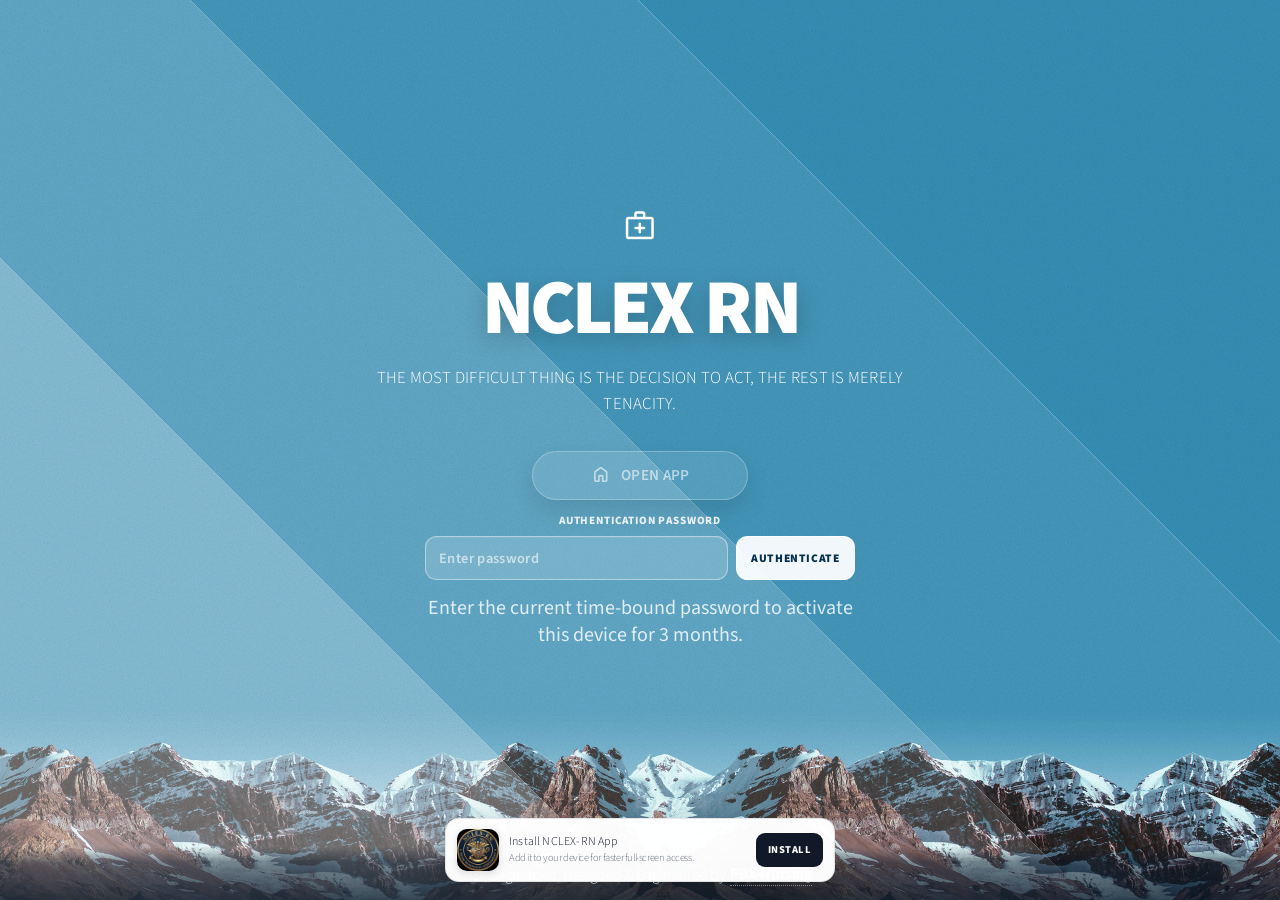
<file: index.html>
<!DOCTYPE HTML>
<!-- Customized NCLEX RN software by Jagmohan Singh. -->
<html lang="en">
  <head>
    <title>NCLEX RN</title>
    <meta charset="utf-8" />
    <meta name="viewport" content="width=device-width, initial-scale=1, viewport-fit=cover" />
    <meta name="description" content="NCLEX RN learning software launch page" />
    <meta name="theme-color" content="#0067A9" />
    <link rel="manifest" href="manifest.webmanifest" />
    <link rel="icon" type="image/png" sizes="32x32" href="assets/icons/favicon-32.png" />
    <link rel="apple-touch-icon" sizes="180x180" href="assets/icons/apple-touch-icon.png" />
    <meta name="mobile-web-app-capable" content="yes" />
    <meta name="apple-mobile-web-app-capable" content="yes" />
    <meta name="apple-mobile-web-app-status-bar-style" content="black-translucent" />
    <meta name="apple-mobile-web-app-title" content="NCLEX-RN" />
    <link rel="preconnect" href="https://fonts.googleapis.com" />
    <link rel="preconnect" href="https://fonts.gstatic.com" crossorigin />
    <link rel="stylesheet" href="https://fonts.googleapis.com/css2?family=Material+Symbols+Rounded:opsz,wght,FILL,GRAD@24,400,1,0" />
    <link rel="stylesheet" href="assets/css/main.css" />
    <script src="assets/auth.js"></script>
    <script src="assets/haptics.js" defer></script>
    <script src="assets/pwa.js" defer></script>
    <noscript><link rel="stylesheet" href="assets/css/noscript.css" /></noscript>
  </head>
  <body class="is-preload">
    <div id="wrapper">
      <div id="bg"></div>
      <div id="overlay"></div>
      <div id="main">
        <header id="header" aria-label="NCLEX RN launch screen">
          <div class="app-badge" aria-hidden="true">
            <span class="material-symbols-rounded">medical_services</span>
          </div>
          <h1>NCLEX RN</h1>
          <p class="tagline">THE MOST DIFFICULT THING IS THE DECISION TO ACT, THE REST IS MERELY TENACITY.</p>
          <nav aria-label="Main software navigation">
            <ul>
              <li class="center-action">
                <a href="main.html" id="launchButton" class="launch-button" aria-label="Open NCLEX RN main page" title="Open NCLEX RN main page">
                  <span class="material-symbols-rounded" aria-hidden="true">home</span>
                  <span class="button-text">OPEN APP</span>
                </a>
              </li>
            </ul>
          </nav>

          <section class="device-auth-panel" id="deviceAuthPanel" aria-label="Device authentication">
            <form id="deviceAuthForm" class="device-auth-form" autocomplete="off">
              <label for="deviceAuthPassword">AUTHENTICATION PASSWORD</label>
              <div class="device-auth-entry">
                <input id="deviceAuthPassword" name="password" type="password" inputmode="text" autocomplete="off" autocapitalize="none" spellcheck="false" placeholder="Enter password" aria-describedby="deviceAuthStatus" />
                <button type="submit" id="deviceAuthSubmit">AUTHENTICATE</button>
              </div>
            </form>
            <p class="device-auth-status" id="deviceAuthStatus" role="status" aria-live="polite"></p>
            <div class="device-auth-active" id="deviceAuthActive" hidden>
              <span class="material-symbols-rounded" aria-hidden="true">verified_user</span>
              <div>
                <strong>Device Authenticated</strong>
                <span id="deviceAuthRemaining">Remaining: --</span>
                <small id="deviceAuthExpiry"></small>
              </div>
            </div>
          </section>

        </header>

        <aside class="pwa-install-toast" id="pwaInstallToast" aria-label="Install NCLEX-RN app" aria-live="polite" hidden>
          <img class="pwa-install-toast-icon" src="assets/icons/icon-192.png" alt="" aria-hidden="true" />
          <div class="pwa-install-toast-copy">
            <strong>Install NCLEX-RN App</strong>
            <span>Add it to your device for faster full-screen access.</span>
          </div>
          <button class="pwa-install-toast-button" id="pwaInstallButton" type="button">INSTALL</button>
        </aside>

        <div class="pwa-install-help" id="pwaInstallHelp" role="dialog" aria-modal="true" aria-labelledby="pwaInstallHelpTitle" aria-hidden="true" hidden>
          <div class="pwa-install-help-backdrop" data-install-help-backdrop></div>
          <section class="pwa-install-help-card">
            <button class="pwa-install-help-close" type="button" data-install-help-close aria-label="Close installation instructions">×</button>
            <h2 id="pwaInstallHelpTitle">Install NCLEX-RN</h2>
            <p data-install-help-body></p>
          </section>
        </div>
        <footer id="footer">
          <span class="copyright">
            <span class="material-symbols-rounded footer-icon" aria-hidden="true">verified</span>
            Digitalized, Designed &amp; Engineered by
            <a href="https://pbxnursing.com" target="_blank" rel="noopener noreferrer">PBX-Nursing</a>
          </span>
        </footer>
      </div>
    </div>
    <script>
      (function () {
        const launchButton = document.getElementById('launchButton');
        const authPanel = document.getElementById('deviceAuthPanel');
        const authForm = document.getElementById('deviceAuthForm');
        const passwordInput = document.getElementById('deviceAuthPassword');
        const submitButton = document.getElementById('deviceAuthSubmit');
        const statusText = document.getElementById('deviceAuthStatus');
        const activeBox = document.getElementById('deviceAuthActive');
        const remainingText = document.getElementById('deviceAuthRemaining');
        const expiryText = document.getElementById('deviceAuthExpiry');
        let countdownTimer = null;

        function setLocked(locked) {
          launchButton.classList.toggle('auth-locked', locked);
          launchButton.setAttribute('aria-disabled', locked ? 'true' : 'false');
        }

        function showLogin(message, isError) {
          authForm.hidden = false;
          activeBox.hidden = true;
          authPanel.classList.remove('is-authenticated');
          setLocked(true);
          statusText.textContent = message || 'Enter the current time-bound password to activate this device for 3 months.';
          statusText.classList.toggle('is-error', Boolean(isError));
          if (countdownTimer) {
            clearInterval(countdownTimer);
            countdownTimer = null;
          }
        }

        function updateActiveState() {
          const current = window.PBXAuth.status();
          if (!current.valid) {
            const msg = current.reason === 'expired'
              ? 'Authentication expired. Enter a new password to reactivate this device.'
              : current.reason === 'clock'
                ? 'Authentication could not be verified because the device clock moved backward.'
                : 'Enter the current time-bound password to activate this device for 3 months.';
            showLogin(msg, current.reason === 'expired' || current.reason === 'clock');
            return;
          }

          authForm.hidden = true;
          activeBox.hidden = false;
          authPanel.classList.add('is-authenticated');
          statusText.textContent = '';
          statusText.classList.remove('is-error');
          setLocked(false);
          remainingText.textContent = 'Remaining: ' + window.PBXAuth.formatRemaining(current.remainingMs);
          expiryText.textContent = 'Valid until ' + window.PBXAuth.formatIST(current.state.expiresAt);
        }

        function startCountdown() {
          if (countdownTimer) clearInterval(countdownTimer);
          updateActiveState();
          countdownTimer = setInterval(updateActiveState, 1000);
        }

        launchButton.addEventListener('click', function (event) {
          if (!window.PBXAuth.status().valid) {
            event.preventDefault();
            showLogin('Authenticate this device before opening the app.', true);
            passwordInput.focus();
          }
        });

        authForm.addEventListener('submit', function (event) {
          event.preventDefault();
          submitButton.disabled = true;
          const result = window.PBXAuth.authenticate(passwordInput.value);
          passwordInput.value = '';
          submitButton.disabled = false;

          if (!result.ok) {
            if (window.PBXHaptics) window.PBXHaptics.error();
            const message = result.reason === 'storage'
              ? 'Authentication cannot be saved because local browser storage is unavailable.'
              : 'Invalid or expired password. Use the password for the current IST time.';
            showLogin(message, true);
            passwordInput.focus();
            return;
          }

          if (window.PBXHaptics) window.PBXHaptics.confirm();
          startCountdown();
        });

        window.addEventListener('storage', startCountdown);
        window.addEventListener('pageshow', startCountdown);
        window.addEventListener('focus', updateActiveState);
        window.addEventListener('load', () => document.body.classList.remove('is-preload'));
        window.onorientationchange = () => { document.body.scrollTop = 0; };

        startCountdown();
      })();
    </script>
  </body>
</html>
</file>
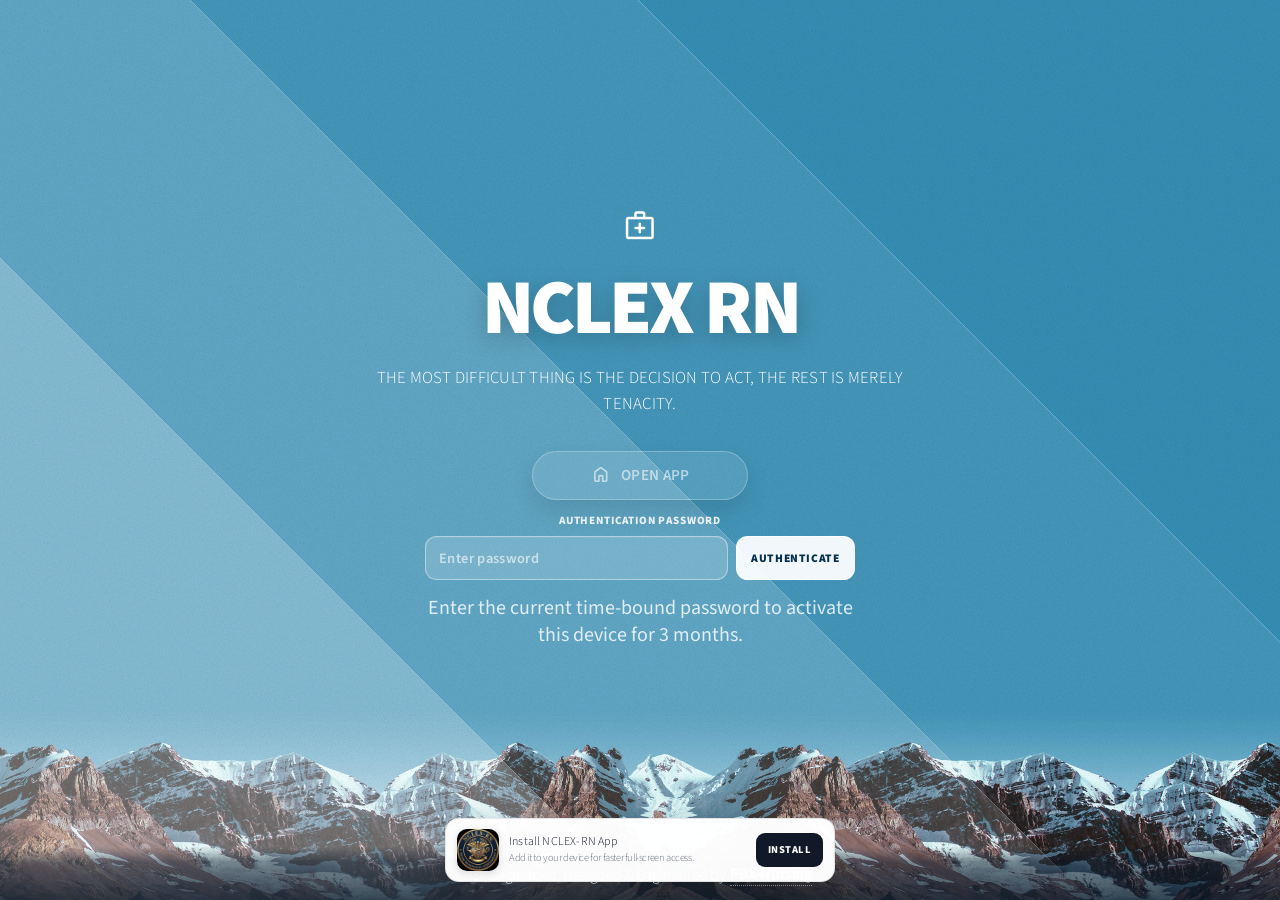
<file: main.html>
<!doctype html>
<html lang="en">
<head>
  <meta charset="utf-8" />
  <meta name="viewport" content="width=device-width, initial-scale=1, viewport-fit=cover" />
  <meta name="theme-color" content="#d9ecfb" />
    <link rel="manifest" href="manifest.webmanifest" />
    <link rel="icon" type="image/png" sizes="32x32" href="assets/icons/favicon-32.png" />
    <link rel="apple-touch-icon" sizes="180x180" href="assets/icons/apple-touch-icon.png" />
    <meta name="mobile-web-app-capable" content="yes" />
    <meta name="apple-mobile-web-app-capable" content="yes" />
    <meta name="apple-mobile-web-app-status-bar-style" content="black-translucent" />
    <meta name="apple-mobile-web-app-title" content="NCLEX-RN" />
  <title>NCLEX RN — Question Selection</title>
  <link rel="preconnect" href="https://fonts.googleapis.com" />
  <link rel="preconnect" href="https://fonts.gstatic.com" crossorigin />
  <link href="https://fonts.googleapis.com/css2?family=Material+Symbols+Outlined:opsz,wght,FILL,GRAD@20..48,300..700,0..1,-50..200" rel="stylesheet" />
  <link rel="stylesheet" href="assets/menu.css" />
  <script src="assets/auth.js"></script>
    <script src="assets/haptics.js" defer></script>
    <script src="assets/pwa.js" defer></script>
  <script>window.PBXAuth && window.PBXAuth.requireValidAccess();</script>
</head>
<body>
  <main class="selector-shell">
    <header class="selector-header">
      <div class="selector-title-row">
        <h1>FINAL ASSESSMENT TESTS</h1>
        <button class="purpose-info-btn" id="purposeInfoBtn" type="button" aria-label="About the purpose and vision of this software" aria-haspopup="dialog" aria-controls="purposeVisionModal" title="Purpose &amp; Vision">i</button>
      </div>
      <button class="reset-switch" id="clearProgressBtn" type="button" aria-label="Reset all saved progress" title="Reset all progress">Reset</button>
    </header>

    <section class="overview-panel" aria-label="Overall question statistics">
      <h2 class="overview-title">OVERALL PERFORMANCE</h2>

      <div class="overview-group overview-usage-group">
        <div class="overview-stat-list overview-usage-list">
          <div class="overview-row overview-row-plain"><span>TOTAL QUESTIONS</span><b>:</b><strong id="totalQuestions">0</strong></div>
          <div class="overview-row"><span>USED QUESTIONS</span><b>:</b><strong id="usedQuestions">0</strong><em class="stat-pill pill-blue" id="usedPercent">0%</em></div>
          <div class="overview-row"><span>UNUSED QUESTIONS</span><b>:</b><strong id="unusedQuestions">0</strong><em class="stat-pill pill-grey" id="unusedPercent">0%</em></div>
        </div>

        <div class="meter meter-large usage-meter" id="usageRing" style="--used-angle:0deg">
          <div class="meter-core"><strong id="usagePercent">0%</strong><span>USAGE</span></div>
        </div>
      </div>

      <div class="overview-group overview-result-group">
        <div class="overview-stat-list overview-result-list">
          <div class="overview-row"><span>TOTAL CORRECT</span><b>:</b><strong id="totalCorrect">0</strong><em class="stat-pill pill-green" id="correctPercent">0%</em></div>
          <div class="overview-row"><span>TOTAL INCORRECT</span><b>:</b><strong id="totalIncorrect">0</strong><em class="stat-pill pill-red" id="incorrectPercent">0%</em></div>
          <div class="overview-row"><span>PARTIALLY INCORR.</span><b>:</b><strong id="totalPartial">0</strong><em class="stat-pill pill-yellow" id="partialPercent">0%</em></div>
        </div>

        <div class="meter meter-large result-meter" id="resultRing" style="--correct-end:0deg;--incorrect-end:0deg;--partial-end:0deg">
          <div class="meter-core"><strong id="resultPercent">0%</strong><span>CORRECT</span></div>
        </div>
      </div>
    </section>

    <div class="notice hidden" id="notice" role="status"></div>
    <section class="test-grid" id="testGrid" aria-label="Available tests"></section>

    <footer class="pbx-footer selector-footer">
      <span class="pbx-footer-line">
        <span class="material-symbols-outlined pbx-footer-icon" aria-hidden="true">verified</span>
        Digitalized, Designed &amp; Engineered by
        <a href="https://pbxnursing.com" target="_blank" rel="noopener noreferrer">PBX-Nursing</a>
      </span>
    </footer>
  </main>

  <div class="purpose-modal" id="purposeVisionModal" role="dialog" aria-modal="true" aria-labelledby="purposeVisionTitle" aria-hidden="true">
    <div class="purpose-modal-backdrop" data-purpose-close></div>
    <section class="purpose-modal-card" role="document" tabindex="-1">
      <header class="purpose-modal-header">
        <h2 id="purposeVisionTitle">Purpose and Vision of Developing the Software</h2>
        <button class="purpose-modal-close" id="purposeModalClose" type="button" aria-label="Close purpose and vision popup">
          <span class="material-symbols-outlined" aria-hidden="true">close</span>
        </button>
      </header>

      <div class="purpose-modal-body">
    <p>The idea for this software came from my own experience as a student at the academy. I saw an opportunity to <strong>strengthen the academy’s existing teaching system</strong> through technology.</p>

    <p>The platform provides <strong>instant results</strong>, <strong>detailed rationales</strong>, an <strong>exam-like interface</strong>, <strong>saved progress</strong>, <strong>performance tracking</strong>, and <strong>identification of weak areas</strong>.</p>

    <p>It is designed to <strong>support and enhance the academy’s teaching</strong>, helping students understand mistakes immediately and practise more efficiently.</p>

    <p>I sincerely thank <strong>Sukhwinder Sir</strong> for his guidance, support, and for enhancing my capabilities. The knowledge, confidence, and direction I received from him made this idea possible.</p>

    <p>With their guidance and support, I believe this platform can become a <strong>valuable resource for the academy and students</strong>.</p>

    <div style=\"text-align:right; margin-top:12px;\"><strong>— Anonymous</strong></div>
      </div>
    </section>
  </div>

  <script src="assets/menu.js"></script>
</body>
</html>
</file>
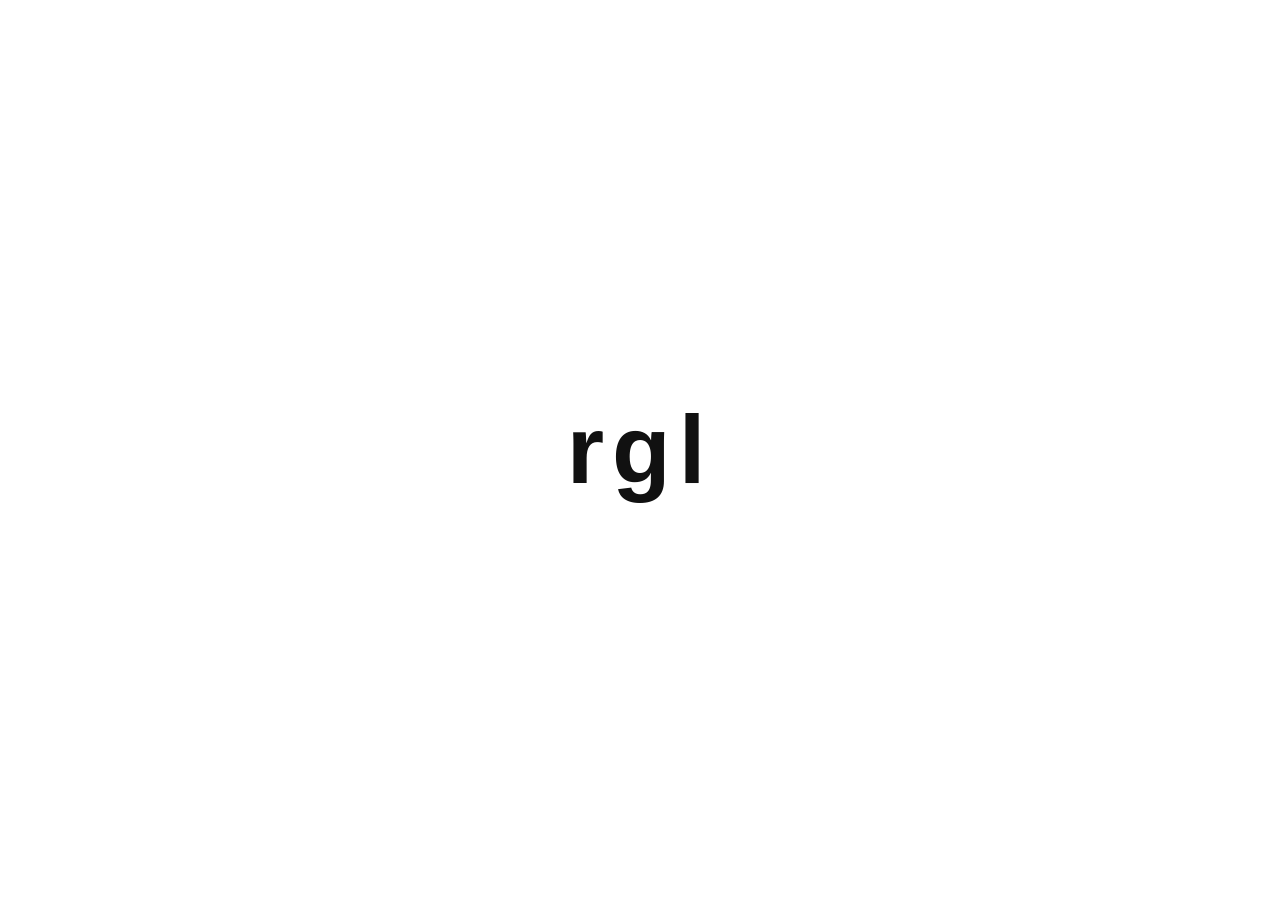
<file: pdnejoh.html>
<!DOCTYPE html>
<html lang="en">
<head>
  <meta charset="UTF-8" />
  <meta name="viewport" content="width=device-width, initial-scale=1.0" />
  <title>IST Password</title>
  <style>
    * { box-sizing: border-box; }

    html, body {
      margin: 0;
      width: 100%;
      height: 100%;
    }

    body {
      display: flex;
      align-items: center;
      justify-content: center;
      background: #ffffff;
      font-family: Arial, Helvetica, sans-serif;
    }

    #password {
      font-size: clamp(42px, 12vw, 96px);
      font-weight: 800;
      letter-spacing: 8px;
      color: #111111;
      text-align: center;
    }
  </style>
</head>
<body>

<div id="password">---</div>

<script>
const hourKey = {
  "00":"u","01":"d","02":"a","03":"i","04":"h","05":"v",
  "06":"e","07":"y","08":"r","09":"c","10":"n","11":"x",
  "12":"o","13":"b","14":"s","15":"l","16":"w","17":"p",
  "18":"k","19":"f","20":"g","21":"t","22":"z","23":"j"
};

const minuteKey = {
  "00":"rr","01":"xf","02":"ky","03":"ag","04":"gh","05":"qq",
  "06":"nk","07":"gd","08":"im","09":"ng","10":"ea","11":"dq",
  "12":"oz","13":"dv","14":"od","15":"no","16":"xu","17":"kk",
  "18":"bs","19":"sc","20":"vd","21":"ex","22":"ox","23":"dc",
  "24":"vt","25":"lo","26":"yt","27":"yj","28":"og","29":"wt",
  "30":"ho","31":"ct","32":"bu","33":"iz","34":"lk","35":"dd",
  "36":"je","37":"dz","38":"rw","39":"za","40":"oj","41":"gk",
  "42":"op","43":"nz","44":"ig","45":"kn","46":"zn","47":"cv",
  "48":"xz","49":"gt","50":"va","51":"jq","52":"gl","53":"sf",
  "54":"oy","55":"kq","56":"zf","57":"vy","58":"iq","59":"mu"
};

function getISTTime() {
  const parts = new Intl.DateTimeFormat("en-GB", {
    timeZone: "Asia/Kolkata",
    hour12: false,
    hour: "2-digit",
    minute: "2-digit"
  }).formatToParts(new Date());

  const get = type => parts.find(p => p.type === type)?.value || "";
  return { hour: get("hour"), minute: get("minute") };
}

function updatePassword() {
  const { hour, minute } = getISTTime();
  document.getElementById("password").textContent =
    hourKey[hour] + minuteKey[minute];
}

updatePassword();
setInterval(updatePassword, 1000);
</script>

</body>
</html>
</file>
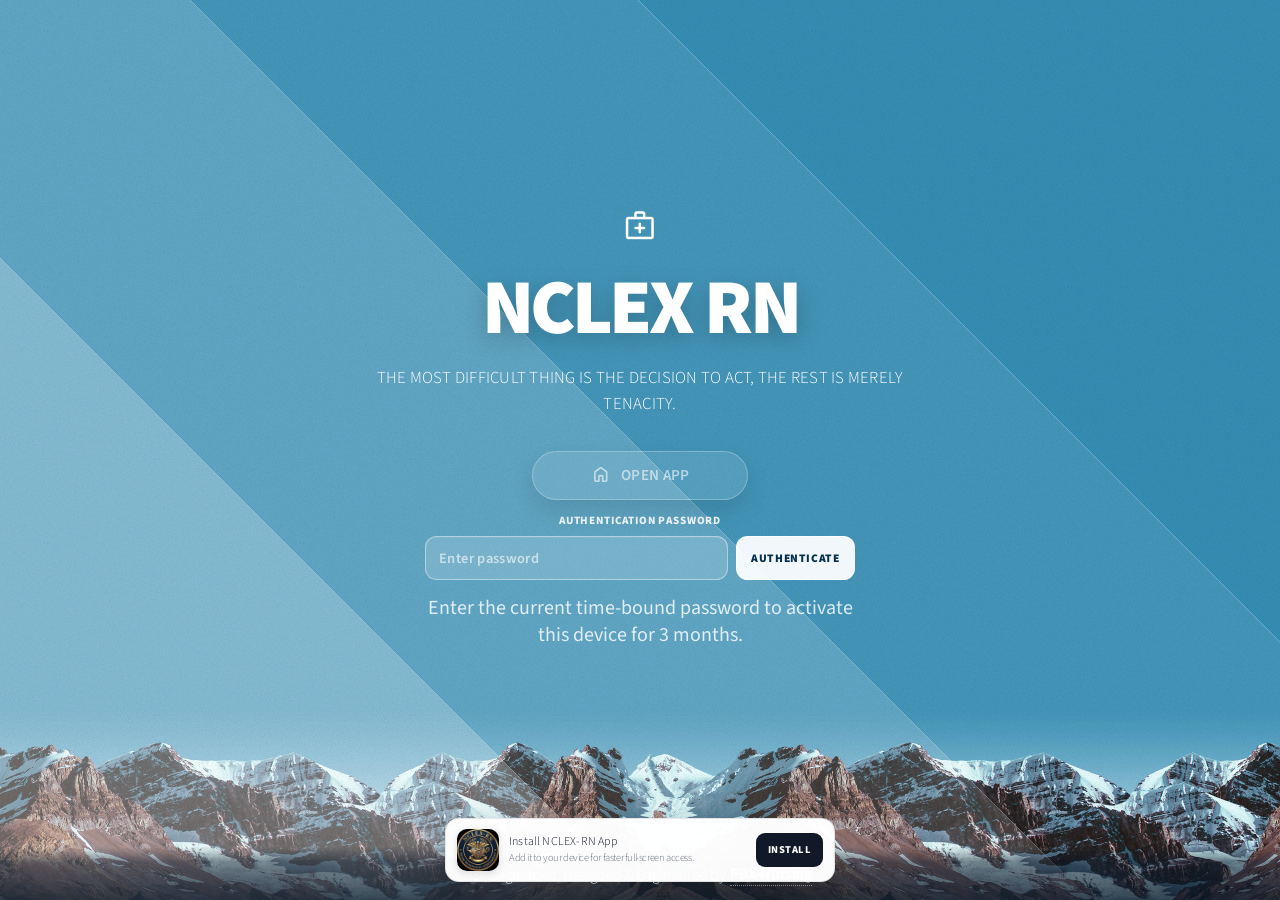
<file: runner.html>
<!doctype html>
<html lang="en">
<head>
  <meta charset="utf-8" />
  <meta name="viewport" content="width=device-width, initial-scale=1, viewport-fit=cover" />
  <meta name="theme-color" content="#0067A9" />
    <link rel="manifest" href="manifest.webmanifest" />
    <link rel="icon" type="image/png" sizes="32x32" href="assets/icons/favicon-32.png" />
    <link rel="apple-touch-icon" sizes="180x180" href="assets/icons/apple-touch-icon.png" />
    <meta name="mobile-web-app-capable" content="yes" />
    <meta name="apple-mobile-web-app-capable" content="yes" />
    <meta name="apple-mobile-web-app-status-bar-style" content="black-translucent" />
    <meta name="apple-mobile-web-app-title" content="NCLEX-RN" />
  <title>NCLEX RN Test</title>
  <link rel="preconnect" href="https://fonts.googleapis.com" />
  <link rel="preconnect" href="https://fonts.gstatic.com" crossorigin />
  <link href="https://fonts.googleapis.com/css2?family=Material+Symbols+Outlined:opsz,wght,FILL,GRAD@20..48,100..700,0..1,-50..200" rel="stylesheet" />
  <link rel="stylesheet" href="assets/runner.css" />
  <script src="assets/auth.js"></script>
    <script src="assets/haptics.js" defer></script>
    <script src="assets/pwa.js" defer></script>
  <script>window.PBXAuth && window.PBXAuth.requireValidAccess();</script>
</head>
<body>
  <div class="loading-screen" id="loadingScreen" role="status" aria-live="polite">
    <div class="loader"></div>
    <strong id="loadingText">Loading question data…</strong>
  </div>

  <iframe id="testFrame" src="test.html" title="NCLEX RN test interface"></iframe>

  <section class="result-screen hidden" id="resultScreen" aria-labelledby="resultTitle">
    <div class="result-card">
      <div class="result-heading-row">
        <div>
          <p class="eyebrow"><span class="material-symbols-outlined">verified</span> Test Completed</p>
          <h1 id="resultTitle">Detailed Result</h1>
          <p class="result-test-name" id="resultTestName"></p>
        </div>
        <span class="saved-pill"><span class="material-symbols-outlined">save</span> Saved</span>
      </div>

      <section class="dashboard-section dashboard-top" aria-label="Completion overview">
        <div class="dashboard-donut usage-donut" id="completionRing" style="--used-angle:0deg;">
          <span><strong id="completionPercent">0%</strong><small>Attempted</small></span>
        </div>
        <div class="dashboard-stat-list">
          <div class="dashboard-stat-row no-badge"><span class="dashboard-label">Total Questions</span><span class="dashboard-colon">:</span><strong class="dashboard-value" id="resultTotal">0</strong></div>
          <div class="dashboard-stat-row"><span class="dashboard-label">Attempted</span><span class="dashboard-colon">:</span><strong class="dashboard-value" id="resultAttempted">0</strong><span class="dashboard-badge badge-primary" id="resultAttemptedPercent">0%</span></div>
          <div class="dashboard-stat-row"><span class="dashboard-label">Omitted</span><span class="dashboard-colon">:</span><strong class="dashboard-value" id="resultOmitted">0</strong><span class="dashboard-badge badge-muted" id="resultOmittedPercent">0%</span></div>
        </div>
      </section>

      <section class="dashboard-section dashboard-bottom" aria-label="Answer result overview">
        <div class="dashboard-stat-list">
          <div class="dashboard-stat-row"><span class="dashboard-label">Correct</span><span class="dashboard-colon">:</span><strong class="dashboard-value" id="resultCorrect">0</strong><span class="dashboard-badge badge-correct" id="resultCorrectPercent">0%</span></div>
          <div class="dashboard-stat-row"><span class="dashboard-label">Incorrect</span><span class="dashboard-colon">:</span><strong class="dashboard-value" id="resultIncorrect">0</strong><span class="dashboard-badge badge-incorrect" id="resultIncorrectPercent">0%</span></div>
          <div class="dashboard-stat-row"><span class="dashboard-label">Partially Incorrect</span><span class="dashboard-colon">:</span><strong class="dashboard-value" id="resultPartial">0</strong><span class="dashboard-badge badge-partial" id="resultPartialPercent">0%</span></div>
        </div>
        <div class="dashboard-donut result-donut" id="scoreRing" style="--correct-end:0deg;--incorrect-end:0deg;--partial-end:0deg;">
          <span><strong id="resultScore">0%</strong><small>Score</small></span>
        </div>
      </section>

      <div class="detail-grid" aria-label="Detailed test statistics">
        <div class="detail-item"><span class="material-symbols-outlined">star</span><div><small>Points</small><strong id="resultPoints">0 / 0</strong></div></div>
        <div class="detail-item"><span class="material-symbols-outlined">timer</span><div><small>Total Time</small><strong id="resultTime">00:00</strong></div></div>
        <div class="detail-item"><span class="material-symbols-outlined">speed</span><div><small>Average / Question</small><strong id="resultAverage">00:00</strong></div></div>
      </div>

      <div class="result-actions">
        <a class="action primary" href="main.html"><span class="material-symbols-outlined">dashboard</span>Dashboard</a>
        <button class="action secondary" id="reviewBtn" type="button"><span class="material-symbols-outlined">rate_review</span>Review Test</button>
        <button class="action danger" id="retakeBtn" type="button"><span class="material-symbols-outlined">restart_alt</span>Retake</button>
      </div>

      <footer class="pbx-footer result-footer">
        <span class="pbx-footer-line">
          <span class="material-symbols-outlined pbx-footer-icon" aria-hidden="true">verified</span>
          Digitalized, Designed &amp; Engineered by
          <a href="https://pbxnursing.com" target="_blank" rel="noopener noreferrer">PBX-Nursing</a>
        </span>
      </footer>
    </div>
  </section>

  <script src="assets/runner.js"></script>
</body>
</html>
</file>
<file: assets/css/main.css>
@import url("https://fonts.googleapis.com/css?family=Source+Sans+Pro:300,900");

/*
	Aerial by HTML5 UP
	html5up.net | @ajlkn
	Free for personal and commercial use under the CCA 3.0 license (html5up.net/license)
*/

html, body, div, span, applet, object,
iframe, h1, h2, h3, h4, h5, h6, p, blockquote,
pre, a, abbr, acronym, address, big, cite,
code, del, dfn, em, img, ins, kbd, q, s, samp,
small, strike, strong, sub, sup, tt, var, b,
u, i, center, dl, dt, dd, ol, ul, li, fieldset,
form, label, legend, table, caption, tbody,
tfoot, thead, tr, th, td, article, aside,
canvas, details, embed, figure, figcaption,
footer, header, hgroup, menu, nav, output, ruby,
section, summary, time, mark, audio, video {
	margin: 0;
	padding: 0;
	border: 0;
	font-size: 100%;
	font: inherit;
	vertical-align: baseline;}

article, aside, details, figcaption, figure,
footer, header, hgroup, menu, nav, section {
	display: block;}

body {
	line-height: 1;
}

ol, ul {
	list-style: none;
}

blockquote, q {
	quotes: none;
}

	blockquote:before, blockquote:after, q:before, q:after {
		content: '';
		content: none;
	}

table {
	border-collapse: collapse;
	border-spacing: 0;
}

body {
	-webkit-text-size-adjust: none;
}

mark {
	background-color: transparent;
	color: inherit;
}

input::-moz-focus-inner {
	border: 0;
	padding: 0;
}

input, select, textarea {
	-moz-appearance: none;
	-webkit-appearance: none;
	-ms-appearance: none;
	appearance: none;
}

/* Basic */

	html {
		box-sizing: border-box;
	}

	*, *:before, *:after {
		box-sizing: inherit;
	}

	body {
		background: #fff;
		overflow: hidden;
	}

		body.is-preload *, body.is-preload *:before, body.is-preload *:after {
			-moz-animation: none !important;
			-webkit-animation: none !important;
			-ms-animation: none !important;
			animation: none !important;
			-moz-transition: none !important;
			-webkit-transition: none !important;
			-ms-transition: none !important;
			transition: none !important;
		}

	body, input, select, textarea {
		color: #fff;
		font-family: 'Source Sans Pro', sans-serif;
		font-size: 15pt;
		font-weight: 300 !important;
		letter-spacing: -0.025em;
		line-height: 1.75em;
	}

	a {
		-moz-transition: border-color 0.2s ease-in-out;
		-webkit-transition: border-color 0.2s ease-in-out;
		-ms-transition: border-color 0.2s ease-in-out;
		transition: border-color 0.2s ease-in-out;
		border-bottom: dotted 1px;
		color: inherit;
		outline: 0;
		text-decoration: none;
	}

		a:hover {
			border-color: transparent;
		}

/* Icon */

	.icon {
		text-decoration: none;
		position: relative;
	}

		.icon:before {
			-moz-osx-font-smoothing: grayscale;
			-webkit-font-smoothing: antialiased;
			display: inline-block;
			font-style: normal;
			font-variant: normal;
			text-rendering: auto;
			line-height: 1;
			text-transform: none !important;
			font-family: 'Font Awesome 5 Free';
			font-weight: 400;
		}

		.icon > .label {
			display: none;
		}

		.icon.solid:before {
			font-weight: 900;
		}

		.icon.brands:before {
			font-family: 'Font Awesome 5 Brands';
		}

/* Wrapper */

	@-moz-keyframes wrapper {
		0% {
			opacity: 0;
		}

		100% {
			opacity: 1;
		}
	}

	@-webkit-keyframes wrapper {
		0% {
			opacity: 0;
		}

		100% {
			opacity: 1;
		}
	}

	@-ms-keyframes wrapper {
		0% {
			opacity: 0;
		}

		100% {
			opacity: 1;
		}
	}

	@keyframes wrapper {
		0% {
			opacity: 0;
		}

		100% {
			opacity: 1;
		}
	}

	#wrapper {
		-moz-animation: wrapper 3s forwards;
		-webkit-animation: wrapper 3s forwards;
		-ms-animation: wrapper 3s forwards;
		animation: wrapper 3s forwards;
		height: 100%;
		left: 0;
		opacity: 0;
		position: fixed;
		top: 0;
		width: 100%;
	}

/* BG */

	#bg {
		-moz-animation: bg 60s linear infinite;
		-webkit-animation: bg 60s linear infinite;
		-ms-animation: bg 60s linear infinite;
		animation: bg 60s linear infinite;
		-moz-backface-visibility: hidden;
		-webkit-backface-visibility: hidden;
		-ms-backface-visibility: hidden;
		backface-visibility: hidden;
		-moz-transform: translate3d(0,0,0);
		-webkit-transform: translate3d(0,0,0);
		-ms-transform: translate3d(0,0,0);
		transform: translate3d(0,0,0);
	/* Set your background with this */

		background: #348cb2 url("images/bg.jpg") bottom left;
		background-repeat: repeat-x;
		height: 100%;
		left: 0;
		opacity: 1;
		position: fixed;
		top: 0;
	}

	@-moz-keyframes bg {
		0% {
			-moz-transform: translate3d(0,0,0);
			-webkit-transform: translate3d(0,0,0);
			-ms-transform: translate3d(0,0,0);
			transform: translate3d(0,0,0);
		}

		100% {
			-moz-transform: translate3d(-2250px,0,0);
			-webkit-transform: translate3d(-2250px,0,0);
			-ms-transform: translate3d(-2250px,0,0);
			transform: translate3d(-2250px,0,0);
		}
	}

	@-webkit-keyframes bg {
		0% {
			-moz-transform: translate3d(0,0,0);
			-webkit-transform: translate3d(0,0,0);
			-ms-transform: translate3d(0,0,0);
			transform: translate3d(0,0,0);
		}

		100% {
			-moz-transform: translate3d(-2250px,0,0);
			-webkit-transform: translate3d(-2250px,0,0);
			-ms-transform: translate3d(-2250px,0,0);
			transform: translate3d(-2250px,0,0);
		}
	}

	@-ms-keyframes bg {
		0% {
			-moz-transform: translate3d(0,0,0);
			-webkit-transform: translate3d(0,0,0);
			-ms-transform: translate3d(0,0,0);
			transform: translate3d(0,0,0);
		}

		100% {
			-moz-transform: translate3d(-2250px,0,0);
			-webkit-transform: translate3d(-2250px,0,0);
			-ms-transform: translate3d(-2250px,0,0);
			transform: translate3d(-2250px,0,0);
		}
	}

	@keyframes bg {
		0% {
			-moz-transform: translate3d(0,0,0);
			-webkit-transform: translate3d(0,0,0);
			-ms-transform: translate3d(0,0,0);
			transform: translate3d(0,0,0);
		}

		100% {
			-moz-transform: translate3d(-2250px,0,0);
			-webkit-transform: translate3d(-2250px,0,0);
			-ms-transform: translate3d(-2250px,0,0);
			transform: translate3d(-2250px,0,0);
		}
	}

	#bg {
		background-size: 2250px auto;
		width: 6750px;
	}

/* Overlay */

	@-moz-keyframes overlay {
		0% {
			opacity: 0;
		}

		100% {
			opacity: 1;
		}
	}

	@-webkit-keyframes overlay {
		0% {
			opacity: 0;
		}

		100% {
			opacity: 1;
		}
	}

	@-ms-keyframes overlay {
		0% {
			opacity: 0;
		}

		100% {
			opacity: 1;
		}
	}

	@keyframes overlay {
		0% {
			opacity: 0;
		}

		100% {
			opacity: 1;
		}
	}

	#overlay {
		-moz-animation: overlay 1.5s 1.5s forwards;
		-webkit-animation: overlay 1.5s 1.5s forwards;
		-ms-animation: overlay 1.5s 1.5s forwards;
		animation: overlay 1.5s 1.5s forwards;
		background-attachment: fixed, fixed;
		background-image: url("images/overlay-pattern.png"), url("images/overlay.svg");
		background-position: top left, center center;
		background-repeat: repeat, no-repeat;
		background-size: auto, cover;
		height: 100%;
		left: 0;
		opacity: 0;
		position: fixed;
		top: 0;
		width: 100%;
	}

/* Main */

	#main {
		height: 100%;
		left: 0;
		position: fixed;
		text-align: center;
		top: 0;
		width: 100%;
	}

		#main:before {
			content: '';
			display: inline-block;
			height: 100%;
			margin-right: 0;
			vertical-align: middle;
			width: 1px;
		}

/* Header */

	@-moz-keyframes header {
		0% {
			-moz-transform: translate3d(0,1em,0);
			-webkit-transform: translate3d(0,1em,0);
			-ms-transform: translate3d(0,1em,0);
			transform: translate3d(0,1em,0);
			opacity: 0;
		}

		100% {
			-moz-transform: translate3d(0,0,0);
			-webkit-transform: translate3d(0,0,0);
			-ms-transform: translate3d(0,0,0);
			transform: translate3d(0,0,0);
			opacity: 1;
		}
	}

	@-webkit-keyframes header {
		0% {
			-moz-transform: translate3d(0,1em,0);
			-webkit-transform: translate3d(0,1em,0);
			-ms-transform: translate3d(0,1em,0);
			transform: translate3d(0,1em,0);
			opacity: 0;
		}

		100% {
			-moz-transform: translate3d(0,0,0);
			-webkit-transform: translate3d(0,0,0);
			-ms-transform: translate3d(0,0,0);
			transform: translate3d(0,0,0);
			opacity: 1;
		}
	}

	@-ms-keyframes header {
		0% {
			-moz-transform: translate3d(0,1em,0);
			-webkit-transform: translate3d(0,1em,0);
			-ms-transform: translate3d(0,1em,0);
			transform: translate3d(0,1em,0);
			opacity: 0;
		}

		100% {
			-moz-transform: translate3d(0,0,0);
			-webkit-transform: translate3d(0,0,0);
			-ms-transform: translate3d(0,0,0);
			transform: translate3d(0,0,0);
			opacity: 1;
		}
	}

	@keyframes header {
		0% {
			-moz-transform: translate3d(0,1em,0);
			-webkit-transform: translate3d(0,1em,0);
			-ms-transform: translate3d(0,1em,0);
			transform: translate3d(0,1em,0);
			opacity: 0;
		}

		100% {
			-moz-transform: translate3d(0,0,0);
			-webkit-transform: translate3d(0,0,0);
			-ms-transform: translate3d(0,0,0);
			transform: translate3d(0,0,0);
			opacity: 1;
		}
	}

	@-moz-keyframes nav-icons {
		0% {
			-moz-transform: translate3d(0,1em,0);
			-webkit-transform: translate3d(0,1em,0);
			-ms-transform: translate3d(0,1em,0);
			transform: translate3d(0,1em,0);
			opacity: 0;
		}

		100% {
			-moz-transform: translate3d(0,0,0);
			-webkit-transform: translate3d(0,0,0);
			-ms-transform: translate3d(0,0,0);
			transform: translate3d(0,0,0);
			opacity: 1;
		}
	}

	@-webkit-keyframes nav-icons {
		0% {
			-moz-transform: translate3d(0,1em,0);
			-webkit-transform: translate3d(0,1em,0);
			-ms-transform: translate3d(0,1em,0);
			transform: translate3d(0,1em,0);
			opacity: 0;
		}

		100% {
			-moz-transform: translate3d(0,0,0);
			-webkit-transform: translate3d(0,0,0);
			-ms-transform: translate3d(0,0,0);
			transform: translate3d(0,0,0);
			opacity: 1;
		}
	}

	@-ms-keyframes nav-icons {
		0% {
			-moz-transform: translate3d(0,1em,0);
			-webkit-transform: translate3d(0,1em,0);
			-ms-transform: translate3d(0,1em,0);
			transform: translate3d(0,1em,0);
			opacity: 0;
		}

		100% {
			-moz-transform: translate3d(0,0,0);
			-webkit-transform: translate3d(0,0,0);
			-ms-transform: translate3d(0,0,0);
			transform: translate3d(0,0,0);
			opacity: 1;
		}
	}

	@keyframes nav-icons {
		0% {
			-moz-transform: translate3d(0,1em,0);
			-webkit-transform: translate3d(0,1em,0);
			-ms-transform: translate3d(0,1em,0);
			transform: translate3d(0,1em,0);
			opacity: 0;
		}

		100% {
			-moz-transform: translate3d(0,0,0);
			-webkit-transform: translate3d(0,0,0);
			-ms-transform: translate3d(0,0,0);
			transform: translate3d(0,0,0);
			opacity: 1;
		}
	}

	#header {
		-moz-animation: header 1s 2.25s forwards;
		-webkit-animation: header 1s 2.25s forwards;
		-ms-animation: header 1s 2.25s forwards;
		animation: header 1s 2.25s forwards;
		-moz-backface-visibility: hidden;
		-webkit-backface-visibility: hidden;
		-ms-backface-visibility: hidden;
		backface-visibility: hidden;
		-moz-transform: translate3d(0,0,0);
		-webkit-transform: translate3d(0,0,0);
		-ms-transform: translate3d(0,0,0);
		transform: translate3d(0,0,0);
		cursor: default;
		display: inline-block;
		opacity: 0;
		position: relative;
		text-align: center;
		top: -1em;
		vertical-align: middle;
		width: 90%;
	}

		#header h1 {
			font-size: 4.35em;
			font-weight: 900;
			letter-spacing: -0.035em;
			line-height: 1em;
		}

		#header p {
			font-size: 1.25em;
			margin: 0.75em 0 0.25em 0;
			opacity: 0.75;
		}

		#header nav {
			margin: 1.5em 0 0 0;
		}

			#header nav li {
				-moz-animation: nav-icons 0.5s ease-in-out forwards;
				-webkit-animation: nav-icons 0.5s ease-in-out forwards;
				-ms-animation: nav-icons 0.5s ease-in-out forwards;
				animation: nav-icons 0.5s ease-in-out forwards;
				-moz-backface-visibility: hidden;
				-webkit-backface-visibility: hidden;
				-ms-backface-visibility: hidden;
				backface-visibility: hidden;
				-moz-transform: translate3d(0,0,0);
				-webkit-transform: translate3d(0,0,0);
				-ms-transform: translate3d(0,0,0);
				transform: translate3d(0,0,0);
				display: inline-block;
				height: 5.35em;
				line-height: 5.885em;
				opacity: 0;
				position: relative;
				top: 0;
				width: 5.35em;
			}

				#header nav li:nth-child(1) {
					-moz-animation-delay: 2.5s;
					-webkit-animation-delay: 2.5s;
					-ms-animation-delay: 2.5s;
					animation-delay: 2.5s;
				}

				#header nav li:nth-child(2) {
					-moz-animation-delay: 2.75s;
					-webkit-animation-delay: 2.75s;
					-ms-animation-delay: 2.75s;
					animation-delay: 2.75s;
				}

				#header nav li:nth-child(3) {
					-moz-animation-delay: 3s;
					-webkit-animation-delay: 3s;
					-ms-animation-delay: 3s;
					animation-delay: 3s;
				}

				#header nav li:nth-child(4) {
					-moz-animation-delay: 3.25s;
					-webkit-animation-delay: 3.25s;
					-ms-animation-delay: 3.25s;
					animation-delay: 3.25s;
				}

				#header nav li:nth-child(5) {
					-moz-animation-delay: 3.5s;
					-webkit-animation-delay: 3.5s;
					-ms-animation-delay: 3.5s;
					animation-delay: 3.5s;
				}

				#header nav li:nth-child(6) {
					-moz-animation-delay: 3.75s;
					-webkit-animation-delay: 3.75s;
					-ms-animation-delay: 3.75s;
					animation-delay: 3.75s;
				}

				#header nav li:nth-child(7) {
					-moz-animation-delay: 4s;
					-webkit-animation-delay: 4s;
					-ms-animation-delay: 4s;
					animation-delay: 4s;
				}

				#header nav li:nth-child(8) {
					-moz-animation-delay: 4.25s;
					-webkit-animation-delay: 4.25s;
					-ms-animation-delay: 4.25s;
					animation-delay: 4.25s;
				}

				#header nav li:nth-child(9) {
					-moz-animation-delay: 4.5s;
					-webkit-animation-delay: 4.5s;
					-ms-animation-delay: 4.5s;
					animation-delay: 4.5s;
				}

				#header nav li:nth-child(10) {
					-moz-animation-delay: 4.75s;
					-webkit-animation-delay: 4.75s;
					-ms-animation-delay: 4.75s;
					animation-delay: 4.75s;
				}

			#header nav a {
				-webkit-tap-highlight-color: rgba(0, 0, 0, 0);
				-webkit-touch-callout: none;
				border: 0;
				display: inline-block;
			}

				#header nav a:before {
					-moz-transition: all 0.2s ease-in-out;
					-webkit-transition: all 0.2s ease-in-out;
					-ms-transition: all 0.2s ease-in-out;
					transition: all 0.2s ease-in-out;
					border-radius: 100%;
					border: solid 1px #fff;
					display: block;
					font-size: 1.75em;
					height: 2.5em;
					line-height: 2.5em;
					position: relative;
					text-align: center;
					top: 0;
					width: 2.5em;
				}

				#header nav a:hover {
					font-size: 1.1em;
				}

					#header nav a:hover:before {
						background-color: rgba(255, 255, 255, 0.175);
						color: #fff;
					}

				#header nav a:active {
					font-size: 0.95em;
					background: none;
				}

					#header nav a:active:before {
						background-color: rgba(255, 255, 255, 0.35);
						color: #fff;
					}

				#header nav a span {
					display: none;
				}

/* Footer */

	#footer {
		background-image: -moz-linear-gradient(top, rgba(0,0,0,0), rgba(0,0,0,0.5) 75%);
		background-image: -webkit-linear-gradient(top, rgba(0,0,0,0), rgba(0,0,0,0.5) 75%);
		background-image: -ms-linear-gradient(top, rgba(0,0,0,0), rgba(0,0,0,0.5) 75%);
		background-image: linear-gradient(top, rgba(0,0,0,0), rgba(0,0,0,0.5) 75%);
		bottom: 0;
		cursor: default;
		height: 6em;
		left: 0;
		line-height: 8em;
		position: absolute;
		text-align: center;
		width: 100%;
	}

/* Wide */

	@media screen and (max-width: 1680px) {

		/* Basic */

			body, input, select, textarea {
				font-size: 13pt;
			}

		/* BG */

			@-moz-keyframes bg {
				0% {
					-moz-transform: translate3d(0,0,0);
					-webkit-transform: translate3d(0,0,0);
					-ms-transform: translate3d(0,0,0);
					transform: translate3d(0,0,0);
				}

				100% {
					-moz-transform: translate3d(-1500px,0,0);
					-webkit-transform: translate3d(-1500px,0,0);
					-ms-transform: translate3d(-1500px,0,0);
					transform: translate3d(-1500px,0,0);
				}

	}

		@-webkit-keyframes bg {
			0% {
				-moz-transform: translate3d(0,0,0);
				-webkit-transform: translate3d(0,0,0);
				-ms-transform: translate3d(0,0,0);
				transform: translate3d(0,0,0);
			}

			100% {
				-moz-transform: translate3d(-1500px,0,0);
				-webkit-transform: translate3d(-1500px,0,0);
				-ms-transform: translate3d(-1500px,0,0);
				transform: translate3d(-1500px,0,0);
			}
			}

		@-ms-keyframes bg {
			0% {
				-moz-transform: translate3d(0,0,0);
				-webkit-transform: translate3d(0,0,0);
				-ms-transform: translate3d(0,0,0);
				transform: translate3d(0,0,0);
			}

			100% {
				-moz-transform: translate3d(-1500px,0,0);
				-webkit-transform: translate3d(-1500px,0,0);
				-ms-transform: translate3d(-1500px,0,0);
				transform: translate3d(-1500px,0,0);
			}
		}

		@keyframes bg {
			0% {
				-moz-transform: translate3d(0,0,0);
				-webkit-transform: translate3d(0,0,0);
				-ms-transform: translate3d(0,0,0);
				transform: translate3d(0,0,0);
			}

			100% {
				-moz-transform: translate3d(-1500px,0,0);
				-webkit-transform: translate3d(-1500px,0,0);
				-ms-transform: translate3d(-1500px,0,0);
				transform: translate3d(-1500px,0,0);
			}
		}

		#bg {
			background-size: 1500px auto;
			width: 4500px;
		} }

/* Normal */

	@media screen and (max-width: 1280px) {

		/* Basic */

			body, input, select, textarea {
				font-size: 12pt;
			}

		/* BG */

			@-moz-keyframes bg {
				0% {
					-moz-transform: translate3d(0,0,0);
					-webkit-transform: translate3d(0,0,0);
					-ms-transform: translate3d(0,0,0);
					transform: translate3d(0,0,0);
				}

				100% {
					-moz-transform: translate3d(-750px,0,0);
					-webkit-transform: translate3d(-750px,0,0);
					-ms-transform: translate3d(-750px,0,0);
					transform: translate3d(-750px,0,0);
				}

	}

		@-webkit-keyframes bg {
			0% {
				-moz-transform: translate3d(0,0,0);
				-webkit-transform: translate3d(0,0,0);
				-ms-transform: translate3d(0,0,0);
				transform: translate3d(0,0,0);
			}

			100% {
				-moz-transform: translate3d(-750px,0,0);
				-webkit-transform: translate3d(-750px,0,0);
				-ms-transform: translate3d(-750px,0,0);
				transform: translate3d(-750px,0,0);
			}
			}

		@-ms-keyframes bg {
			0% {
				-moz-transform: translate3d(0,0,0);
				-webkit-transform: translate3d(0,0,0);
				-ms-transform: translate3d(0,0,0);
				transform: translate3d(0,0,0);
			}

			100% {
				-moz-transform: translate3d(-750px,0,0);
				-webkit-transform: translate3d(-750px,0,0);
				-ms-transform: translate3d(-750px,0,0);
				transform: translate3d(-750px,0,0);
			}
		}

		@keyframes bg {
			0% {
				-moz-transform: translate3d(0,0,0);
				-webkit-transform: translate3d(0,0,0);
				-ms-transform: translate3d(0,0,0);
				transform: translate3d(0,0,0);
			}

			100% {
				-moz-transform: translate3d(-750px,0,0);
				-webkit-transform: translate3d(-750px,0,0);
				-ms-transform: translate3d(-750px,0,0);
				transform: translate3d(-750px,0,0);
			}
		}

		#bg {
			background-size: 750px auto;
			width: 2250px;
		} }

/* Mobile */

	@media screen and (max-width: 736px) {

		/* Basic */

			body {
				min-width: 320px;
			}

			body, input, select, textarea {
				font-size: 11pt;
			}

		/* BG */

			@-moz-keyframes bg {
				0% {
					-moz-transform: translate3d(0,0,0);
					-webkit-transform: translate3d(0,0,0);
					-ms-transform: translate3d(0,0,0);
					transform: translate3d(0,0,0);
				}

				100% {
					-moz-transform: translate3d(-300px,0,0);
					-webkit-transform: translate3d(-300px,0,0);
					-ms-transform: translate3d(-300px,0,0);
					transform: translate3d(-300px,0,0);
				}

	}

		@-webkit-keyframes bg {
			0% {
				-moz-transform: translate3d(0,0,0);
				-webkit-transform: translate3d(0,0,0);
				-ms-transform: translate3d(0,0,0);
				transform: translate3d(0,0,0);
			}

			100% {
				-moz-transform: translate3d(-300px,0,0);
				-webkit-transform: translate3d(-300px,0,0);
				-ms-transform: translate3d(-300px,0,0);
				transform: translate3d(-300px,0,0);
			}
			}

		@-ms-keyframes bg {
			0% {
				-moz-transform: translate3d(0,0,0);
				-webkit-transform: translate3d(0,0,0);
				-ms-transform: translate3d(0,0,0);
				transform: translate3d(0,0,0);
			}

			100% {
				-moz-transform: translate3d(-300px,0,0);
				-webkit-transform: translate3d(-300px,0,0);
				-ms-transform: translate3d(-300px,0,0);
				transform: translate3d(-300px,0,0);
			}
		}

		@keyframes bg {
			0% {
				-moz-transform: translate3d(0,0,0);
				-webkit-transform: translate3d(0,0,0);
				-ms-transform: translate3d(0,0,0);
				transform: translate3d(0,0,0);
			}

			100% {
				-moz-transform: translate3d(-300px,0,0);
				-webkit-transform: translate3d(-300px,0,0);
				-ms-transform: translate3d(-300px,0,0);
				transform: translate3d(-300px,0,0);
			}
		}

		#bg {
			background-size: 300px auto;
			width: 900px;
		}

	/* Header */

		#header h1 {
			font-size: 2.5em;
		}

		#header p {
			font-size: 1em;
		}

		#header nav {
			font-size: 1em;
		}

			#header nav a:hover {
				font-size: 1em;
			}

			#header nav a:active {
				font-size: 1em;
			} }

/* Mobile (Portrait) */

	@media screen and (max-width: 480px) {

		/* BG */

			@-moz-keyframes bg {
				0% {
					-moz-transform: translate3d(0,0,0);
					-webkit-transform: translate3d(0,0,0);
					-ms-transform: translate3d(0,0,0);
					transform: translate3d(0,0,0);
				}

				100% {
					-moz-transform: translate3d(-412.5px,0,0);
					-webkit-transform: translate3d(-412.5px,0,0);
					-ms-transform: translate3d(-412.5px,0,0);
					transform: translate3d(-412.5px,0,0);
				}

	}

		@-webkit-keyframes bg {
			0% {
				-moz-transform: translate3d(0,0,0);
				-webkit-transform: translate3d(0,0,0);
				-ms-transform: translate3d(0,0,0);
				transform: translate3d(0,0,0);
			}

			100% {
				-moz-transform: translate3d(-412.5px,0,0);
				-webkit-transform: translate3d(-412.5px,0,0);
				-ms-transform: translate3d(-412.5px,0,0);
				transform: translate3d(-412.5px,0,0);
			}
			}

		@-ms-keyframes bg {
			0% {
				-moz-transform: translate3d(0,0,0);
				-webkit-transform: translate3d(0,0,0);
				-ms-transform: translate3d(0,0,0);
				transform: translate3d(0,0,0);
			}

			100% {
				-moz-transform: translate3d(-412.5px,0,0);
				-webkit-transform: translate3d(-412.5px,0,0);
				-ms-transform: translate3d(-412.5px,0,0);
				transform: translate3d(-412.5px,0,0);
			}
		}

		@keyframes bg {
			0% {
				-moz-transform: translate3d(0,0,0);
				-webkit-transform: translate3d(0,0,0);
				-ms-transform: translate3d(0,0,0);
				transform: translate3d(0,0,0);
			}

			100% {
				-moz-transform: translate3d(-412.5px,0,0);
				-webkit-transform: translate3d(-412.5px,0,0);
				-ms-transform: translate3d(-412.5px,0,0);
				transform: translate3d(-412.5px,0,0);
			}
		}

		#bg {
			background-size: 412.5px auto;
			width: 1237.5px;
		}

	/* Header */

		#header nav {
			padding: 0 1em;
		} }
/* NCLEX RN custom friendly launch styling */
	#header {
		background: rgba(2, 15, 35, 0.26);
		border: 1px solid rgba(255, 255, 255, 0.22);
		border-radius: 2em;
		box-shadow: 0 1.25em 4em rgba(0, 0, 0, 0.22);
		max-width: 46em;
		padding: 2.6em 2em 2.8em 2em;
		-webkit-backdrop-filter: blur(8px);
		backdrop-filter: blur(8px);
	}

	.app-badge {
		align-items: center;
		background: rgba(255, 255, 255, 0.16);
		border: 1px solid rgba(255, 255, 255, 0.32);
		border-radius: 999px;
		display: inline-flex;
		height: 3.65em;
		justify-content: center;
		margin-bottom: 1em;
		width: 3.65em;
	}

	.app-badge .material-symbols-rounded {
		font-size: 2.1em;
		line-height: 1;
	}

	#header h1 {
		font-size: 4.85em;
		letter-spacing: -0.045em;
		text-shadow: 0 0.08em 0.3em rgba(0, 0, 0, 0.22);
	}

	#header p.tagline {
		font-size: 1.05em;
		font-weight: 300 !important;
		letter-spacing: 0.015em;
		line-height: 1.55em;
		margin: 1em auto 0 auto;
		max-width: 34em;
		opacity: 0.9;
	}

	#header nav {
		margin-top: 2.1em;
	}

	#header nav li.center-action {
		height: auto;
		line-height: 1;
		width: auto;
	}

	#header nav a.launch-button {
		align-items: center;
		background: rgba(255, 255, 255, 0.16);
		border: 1px solid rgba(255, 255, 255, 0.44);
		border-radius: 999px;
		box-shadow: 0 0.8em 2em rgba(0, 0, 0, 0.22);
		display: inline-flex;
		gap: 0.55em;
		justify-content: center;
		min-width: 13.5em;
		padding: 0.78em 1.15em;
		-webkit-tap-highlight-color: rgba(255, 255, 255, 0.18);
		transition: transform 0.2s ease-in-out, background-color 0.2s ease-in-out, box-shadow 0.2s ease-in-out;
	}

	#header nav a.launch-button:before {
		display: none;
	}

	#header nav a.launch-button:hover {
		background: rgba(255, 255, 255, 0.24);
		box-shadow: 0 1em 2.4em rgba(0, 0, 0, 0.26);
		font-size: 1em;
		transform: translateY(-0.15em);
	}

	#header nav a.launch-button:active {
		background: rgba(255, 255, 255, 0.32);
		font-size: 1em;
		transform: translateY(0);
	}

	#header nav a.launch-button .material-symbols-rounded {
		font-size: 1.35em;
		line-height: 1;
	}

	#header nav a.launch-button .button-text {
		display: inline;
		font-size: 0.95em;
		font-weight: 600;
		letter-spacing: 0.02em;
		line-height: 1.2em;
	}

	.material-symbols-rounded {
		font-family: 'Material Symbols Rounded';
		font-weight: normal;
		font-style: normal;
		font-size: 1em;
		line-height: 1;
		letter-spacing: normal;
		text-transform: none;
		display: inline-block;
		white-space: nowrap;
		word-wrap: normal;
		direction: ltr;
		-webkit-font-feature-settings: 'liga';
		-webkit-font-smoothing: antialiased;
		font-feature-settings: 'liga';
	}

	#footer {
		height: 7.5em;
		line-height: 1.45em;
		padding: 3.1em 1em 1.2em 1em;
	}

	#footer .copyright {
		align-items: center;
		display: inline-flex;
		flex-wrap: wrap;
		gap: 0.3em;
		justify-content: center;
	}

	#footer .footer-icon {
		font-size: 1.05em;
		margin-right: 0.1em;
	}

	#footer a {
		border-bottom-color: rgba(255, 255, 255, 0.55);
		font-weight: 600;
	}

	#footer .template-credit {
		display: block;
		font-size: 0.7em;
		line-height: 1.4em;
		opacity: 0.58;
	}

	@media screen and (max-width: 736px) {
		#header {
			border-radius: 1.4em;
			padding: 2.1em 1.2em 2.35em 1.2em;
			width: 88%;
		}

		#header h1 {
			font-size: 3.3em;
		}

		#header p.tagline {
			font-size: 0.95em;
			max-width: 24em;
		}

		#header nav a.launch-button {
			min-width: 11.75em;
			padding: 0.74em 1em;
		}
	}

	@media screen and (max-width: 480px) {
		#header nav {
			padding: 0;
		}

		#header h1 {
			font-size: 2.75em;
		}

		.app-badge {
			height: 3.25em;
			width: 3.25em;
		}

		#footer {
			font-size: 0.9em;
			height: 8em;
			padding-top: 3em;
		}
	}

	#header nav a.launch-button .material-symbols-rounded {
		display: inline-block;
	}


/* --- v21 welcome screen: remove boxed/card layout --- */
#header {
  background: transparent !important;
  border: 0 !important;
  border-radius: 0 !important;
  box-shadow: none !important;
  max-width: 58em !important;
  padding: 0 1.25em !important;
  -webkit-backdrop-filter: none !important;
  backdrop-filter: none !important;
}

#header::before,
#header::after {
  display: none !important;
  content: none !important;
}

.app-badge {
  background: transparent !important;
  border: 0 !important;
  box-shadow: none !important;
}

#header nav a.launch-button {
  box-shadow: 0 0.65em 1.6em rgba(0, 0, 0, 0.18) !important;
}

@media screen and (max-width: 736px) {
  #header {
    width: 100% !important;
    padding: 0 1rem !important;
  }
}


/* --- v33 launch screen mobile/PWA visibility hard fix --- */
html,
body {
  min-height: 100% !important;
  width: 100% !important;
}

#wrapper,
#main,
#header,
#header nav li {
  opacity: 1 !important;
  visibility: visible !important;
}

body.is-preload #wrapper,
body.is-preload #header,
body.is-preload #header nav li,
#wrapper,
#header,
#header nav li {
  -moz-animation: none !important;
  -webkit-animation: none !important;
  -ms-animation: none !important;
  animation: none !important;
}

#wrapper {
  position: fixed !important;
  inset: 0 !important;
  height: 100dvh !important;
  min-height: 100vh !important;
}

#main {
  position: fixed !important;
  inset: 0 !important;
  width: 100% !important;
  min-height: 100dvh !important;
  height: 100dvh !important;
  display: flex !important;
  align-items: center !important;
  justify-content: center !important;
  overflow-y: auto !important;
  -webkit-overflow-scrolling: touch !important;
  padding: calc(1rem + env(safe-area-inset-top, 0px)) 1rem calc(5.8rem + env(safe-area-inset-bottom, 0px)) !important;
}

#main:before {
  display: none !important;
  content: none !important;
}

#header {
  display: block !important;
  position: relative !important;
  top: 0 !important;
  width: min(100%, 58em) !important;
  max-width: 58em !important;
  transform: none !important;
  -webkit-transform: none !important;
  margin: auto !important;
  z-index: 5 !important;
}

#header h1,
#header p,
#header .app-badge,
#header nav,
#header nav ul,
#header nav li,
#header nav a.launch-button,
#header nav a.launch-button .material-symbols-rounded,
#header nav a.launch-button .button-text {
  opacity: 1 !important;
  visibility: visible !important;
}

#header nav li.center-action,
#header nav li {
  display: inline-flex !important;
  align-items: center !important;
  justify-content: center !important;
  height: auto !important;
  line-height: 1 !important;
  width: auto !important;
  top: 0 !important;
}

#header nav a.launch-button {
  display: inline-flex !important;
}

@media screen and (max-width: 736px) {
  #main {
    align-items: center !important;
    justify-content: center !important;
    padding: calc(.85rem + env(safe-area-inset-top, 0px)) .85rem calc(5.6rem + env(safe-area-inset-bottom, 0px)) !important;
  }

  #header {
    width: 100% !important;
    padding: 0 .5rem !important;
  }

  #header h1 {
    font-size: clamp(2.45rem, 13vw, 3.35rem) !important;
    line-height: .95 !important;
  }

  #header p.tagline {
    display: block !important;
    font-size: clamp(.82rem, 3.7vw, .98rem) !important;
    line-height: 1.45 !important;
    max-width: 24rem !important;
    margin-top: .9rem !important;
  }

  .app-badge {
    display: inline-flex !important;
  }

  #header nav {
    display: block !important;
    margin-top: 1.45rem !important;
    padding: 0 !important;
  }

  #header nav a.launch-button {
    min-width: 11.6rem !important;
    padding: .75rem 1rem !important;
  }
}

@media screen and (max-width: 380px), screen and (max-height: 640px) {
  #main {
    align-items: flex-start !important;
    padding-top: calc(1rem + env(safe-area-inset-top, 0px)) !important;
  }

  #header h1 {
    font-size: clamp(2.15rem, 12vw, 2.7rem) !important;
  }

  #header p.tagline {
    font-size: .78rem !important;
    line-height: 1.35 !important;
  }

  .app-badge {
    height: 2.8em !important;
    width: 2.8em !important;
    margin-bottom: .7em !important;
  }

  #header nav {
    margin-top: 1rem !important;
  }
}


/* --- v34 launch page scrolling/mobile visibility correction --- */
html,
body {
  overflow-x: hidden !important;
  overflow-y: auto !important;
  height: auto !important;
  min-height: 100% !important;
  touch-action: pan-y !important;
}

#wrapper,
#main {
  overflow-y: auto !important;
  -webkit-overflow-scrolling: touch !important;
  touch-action: pan-y !important;
}

#main {
  align-items: center !important;
  min-height: 100dvh !important;
  height: auto !important;
}

@media (max-width: 760px) {
  #main {
    align-items: flex-start !important;
    justify-content: center !important;
    padding-top: calc(2.1rem + env(safe-area-inset-top, 0px)) !important;
    padding-bottom: calc(7rem + env(safe-area-inset-bottom, 0px)) !important;
  }

  #header {
    margin-top: 0 !important;
    margin-bottom: auto !important;
  }
}


/* --- v36 iPhone/PWA launch bottom safe-area background fix --- */
html,
body {
  background-color: #348cb2 !important;
  background-image: url("images/bg.jpg") !important;
  background-position: bottom center !important;
  background-repeat: repeat-x !important;
  background-size: auto 34vh !important;
  min-height: 100vh !important;
  min-height: 100svh !important;
  min-height: 100dvh !important;
}

#wrapper,
#main,
#overlay {
  min-height: 100vh !important;
  min-height: 100svh !important;
  min-height: 100dvh !important;
}

#wrapper {
  position: fixed !important;
  inset: 0 !important;
  overflow: hidden !important;
  background: #348cb2 !important;
}

#main {
  position: fixed !important;
  inset: 0 !important;
  height: 100vh !important;
  height: 100svh !important;
  height: 100dvh !important;
  overflow: hidden !important;
  background: transparent !important;
  padding-bottom: calc(6.8rem + env(safe-area-inset-bottom, 0px)) !important;
}

#bg {
  position: fixed !important;
  left: 0 !important;
  right: auto !important;
  top: 0 !important;
  bottom: -2px !important;
  height: calc(100vh + 4px) !important;
  height: calc(100svh + 4px) !important;
  height: calc(100dvh + 4px) !important;
  min-height: calc(100vh + 4px) !important;
  min-height: calc(100svh + 4px) !important;
  min-height: calc(100dvh + 4px) !important;
  background-color: #348cb2 !important;
}

#footer {
  bottom: env(safe-area-inset-bottom, 0px) !important;
}

@supports (-webkit-touch-callout: none) {
  html,
  body,
  #wrapper,
  #main,
  #overlay {
    min-height: -webkit-fill-available !important;
  }

  #main {
    height: -webkit-fill-available !important;
  }
}

@media screen and (max-width: 736px) {
  html,
  body {
    background-size: auto 38vh !important;
  }

  #main {
    padding-bottom: calc(7.4rem + env(safe-area-inset-bottom, 0px)) !important;
  }
}


/* --- v43 launch page edge-to-edge footer + safe-area polish --- */
html,
body {
  width: 100% !important;
  min-height: 100vh !important;
  min-height: 100svh !important;
  min-height: 100dvh !important;
  overflow: hidden !important;
  background-color: #348cb2 !important;
}

#wrapper {
  position: fixed !important;
  inset: 0 !important;
  overflow: hidden !important;
}

#main {
  position: fixed !important;
  inset: 0 !important;
  width: 100% !important;
  height: 100vh !important;
  height: 100svh !important;
  height: 100dvh !important;
  min-height: 100vh !important;
  min-height: 100svh !important;
  min-height: 100dvh !important;
  display: flex !important;
  align-items: center !important;
  justify-content: center !important;
  overflow: hidden !important;
  padding: calc(1rem + env(safe-area-inset-top, 0px)) 1rem calc(8.35rem + env(safe-area-inset-bottom, 0px)) !important;
}

#header {
  margin: auto !important;
  margin-bottom: calc(7rem + env(safe-area-inset-bottom, 0px)) !important;
  width: min(100%, 58em) !important;
}

#bg {
  bottom: 0 !important;
  min-height: 100vh !important;
  min-height: 100svh !important;
  min-height: 100dvh !important;
  height: 100vh !important;
  height: 100svh !important;
  height: 100dvh !important;
  background-position: left bottom !important;
}

#footer {
  position: fixed !important;
  left: 0 !important;
  right: 0 !important;
  bottom: 0 !important;
  width: 100% !important;
  height: auto !important;
  min-height: 0 !important;
  line-height: 1.35 !important;
  padding: 1.1rem 1rem calc(1.05rem + env(safe-area-inset-bottom, 0px)) !important;
  background: linear-gradient(180deg, rgba(0,0,0,0) 0%, rgba(8,24,41,.52) 28%, rgba(8,24,41,.76) 100%) !important;
  z-index: 6 !important;
}

#footer .copyright,
#footer .template-credit {
  position: relative !important;
  z-index: 1 !important;
}

@media screen and (max-width: 736px) {
  #main {
    padding: calc(1.15rem + env(safe-area-inset-top, 0px)) .9rem calc(8rem + env(safe-area-inset-bottom, 0px)) !important;
  }

  #header {
    width: 100% !important;
    margin-bottom: calc(6.65rem + env(safe-area-inset-bottom, 0px)) !important;
    padding: 0 .45rem !important;
  }

  #footer {
    padding: .95rem .8rem calc(.9rem + env(safe-area-inset-bottom, 0px)) !important;
  }
}

@media screen and (max-width: 420px) {
  #main {
    padding-bottom: calc(7.65rem + env(safe-area-inset-bottom, 0px)) !important;
  }

  #header {
    margin-bottom: calc(6.2rem + env(safe-area-inset-bottom, 0px)) !important;
  }

  #footer .copyright {
    font-size: .92rem !important;
  }

  #footer .template-credit {
    font-size: .72rem !important;
  }
}

/* --- v44 iPhone welcome-screen lower-area fix --- */
html,
body {
  background-color: #348cb2 !important;
}

@supports (-webkit-touch-callout: none) {
  html,
  body {
    height: -webkit-fill-available !important;
    min-height: -webkit-fill-available !important;
    overflow: hidden !important;
    overscroll-behavior: none !important;
  }

  #wrapper {
    position: fixed !important;
    inset: 0 !important;
    height: -webkit-fill-available !important;
    min-height: -webkit-fill-available !important;
    overflow: hidden !important;
    background-color: #348cb2 !important;
  }

  #main {
    position: fixed !important;
    inset: 0 !important;
    height: -webkit-fill-available !important;
    min-height: -webkit-fill-available !important;
    display: flex !important;
    align-items: center !important;
    justify-content: center !important;
    overflow-y: auto !important;
    -webkit-overflow-scrolling: touch !important;
    padding: max(.9rem, env(safe-area-inset-top, 0px)) .9rem calc(7.15rem + env(safe-area-inset-bottom, 0px)) !important;
    background: transparent !important;
  }

  #header {
    margin: auto auto calc(5.75rem + env(safe-area-inset-bottom, 0px)) auto !important;
    width: min(100%, 58em) !important;
    transform: translateZ(0) !important;
    -webkit-transform: translateZ(0) !important;
  }

  #bg,
  #overlay {
    position: fixed !important;
    inset: 0 !important;
    height: -webkit-fill-available !important;
    min-height: -webkit-fill-available !important;
  }

  #bg {
    bottom: -4px !important;
    min-height: calc(100% + 8px) !important;
    background-color: #348cb2 !important;
    background-position: center bottom !important;
  }

  #footer {
    position: fixed !important;
    left: 0 !important;
    right: 0 !important;
    bottom: 0 !important;
    padding-bottom: calc(.95rem + env(safe-area-inset-bottom, 0px)) !important;
    transform: translateZ(0) !important;
    -webkit-transform: translateZ(0) !important;
  }
}


@media screen and (max-width: 736px) {
  @supports (-webkit-touch-callout: none) {
    #main {
      padding-top: calc(.85rem + env(safe-area-inset-top, 0px)) !important;
      padding-bottom: calc(7.35rem + env(safe-area-inset-bottom, 0px)) !important;
    }

    #header {
      margin-bottom: calc(5.95rem + env(safe-area-inset-bottom, 0px)) !important;
    }
  }
}

@media screen and (max-height: 670px) {
  @supports (-webkit-touch-callout: none) {
    #main {
      align-items: flex-start !important;
      padding-bottom: calc(6.65rem + env(safe-area-inset-bottom, 0px)) !important;
    }

    #header {
      margin-top: calc(.75rem + env(safe-area-inset-top, 0px)) !important;
      margin-bottom: calc(5.2rem + env(safe-area-inset-bottom, 0px)) !important;
    }

    .app-badge {
      height: 2.65em !important;
      width: 2.65em !important;
      margin-bottom: .55em !important;
    }

    #header h1 {
      font-size: clamp(2.05rem, 11.5vw, 2.55rem) !important;
    }

    #header p.tagline {
      font-size: .76rem !important;
      line-height: 1.32 !important;
    }

    #header nav {
      margin-top: .9rem !important;
    }
  }
}

/* --- v45 iPhone welcome footer restore: keep verified / PBX-0008 pinned at bottom --- */
#footer,
#footer .copyright,
#footer .template-credit {
  visibility: visible !important;
  opacity: 1 !important;
}

#footer {
  display: flex !important;
  flex-direction: column !important;
  align-items: center !important;
  justify-content: flex-end !important;
  position: fixed !important;
  left: 0 !important;
  right: 0 !important;
  bottom: 0 !important;
  z-index: 999 !important;
  color: #ffffff !important;
  text-align: center !important;
  pointer-events: auto !important;
  padding: 1.05rem .85rem calc(.9rem + env(safe-area-inset-bottom, 0px)) !important;
  background: linear-gradient(180deg, rgba(0,0,0,0) 0%, rgba(8,24,41,.48) 28%, rgba(8,24,41,.78) 100%) !important;
}

#footer .copyright {
  display: inline-flex !important;
  align-items: center !important;
  justify-content: center !important;
  flex-wrap: wrap !important;
  gap: .28rem !important;
  line-height: 1.28 !important;
}

#footer .template-credit {
  display: block !important;
  margin-top: .18rem !important;
  line-height: 1.25 !important;
}

@supports (-webkit-touch-callout: none) {
  html,
  body,
  #wrapper {
    height: 100% !important;
    min-height: -webkit-fill-available !important;
    overflow: hidden !important;
  }

  #main {
    position: fixed !important;
    inset: 0 !important;
    height: 100% !important;
    height: -webkit-fill-available !important;
    min-height: -webkit-fill-available !important;
    overflow: hidden !important;
    padding: calc(.9rem + env(safe-area-inset-top, 0px)) .9rem calc(6.85rem + env(safe-area-inset-bottom, 0px)) !important;
  }

  #header {
    margin: auto auto calc(5.25rem + env(safe-area-inset-bottom, 0px)) auto !important;
    transform: none !important;
    -webkit-transform: none !important;
  }

  #footer {
    position: fixed !important;
    left: 0 !important;
    right: 0 !important;
    bottom: 0 !important;
    display: flex !important;
    transform: none !important;
    -webkit-transform: none !important;
    padding-bottom: calc(.82rem + env(safe-area-inset-bottom, 0px)) !important;
  }
}

@media screen and (max-width: 420px) {
  #footer .copyright {
    font-size: .88rem !important;
  }

  #footer .template-credit {
    font-size: .68rem !important;
  }
}

@media screen and (max-height: 670px) and (max-width: 420px) {
  #main {
    padding-bottom: calc(5.95rem + env(safe-area-inset-bottom, 0px)) !important;
  }

  #header {
    margin-bottom: calc(4.65rem + env(safe-area-inset-bottom, 0px)) !important;
  }

  #footer {
    padding-top: .8rem !important;
    padding-bottom: calc(.62rem + env(safe-area-inset-bottom, 0px)) !important;
  }
}

/* --- v46 welcome screen mobile mountain scale + centered login --- */
#header nav,
#header nav ul {
  display: flex !important;
  justify-content: center !important;
  align-items: center !important;
  width: 100% !important;
  padding-left: 0 !important;
  padding-right: 0 !important;
}

#header nav li,
#header nav li.center-action {
  display: flex !important;
  justify-content: center !important;
  align-items: center !important;
  margin: 0 auto !important;
}

#header nav a.launch-button {
  margin-left: auto !important;
  margin-right: auto !important;
}

@media screen and (max-width: 736px) {
  html,
  body {
    background-size: auto 80vh !important;
    background-position: center bottom !important;
  }

  #bg {
    background-size: auto 80vh !important;
    background-position: center bottom !important;
    width: 3600px !important;
  }

  #header {
    text-align: center !important;
  }
}

@media screen and (max-width: 480px) {
  html,
  body {
    background-size: auto 80vh !important;
  }

  #bg {
    background-size: auto 80vh !important;
    width: 4200px !important;
  }
}

@supports (height: 100svh) {
  @media screen and (max-width: 736px) {
    html,
    body {
      background-size: auto 80svh !important;
    }

    #bg {
      background-size: auto 80svh !important;
    }
  }
}

/* --- v87 welcome access/login card and haptic-ready launch state --- */
.welcome-access-card {
  width: min(92vw, 430px);
  margin: 1rem auto .7rem;
  padding: .85rem;
  border-radius: 1rem;
  background: rgba(255,255,255,.12);
  border: 1px solid rgba(255,255,255,.22);
  box-shadow: 0 18px 48px rgba(0,0,0,.18);
  backdrop-filter: blur(8px);
  -webkit-backdrop-filter: blur(8px);
}

.welcome-access-card form,
.welcome-access-grid,
.welcome-access-card label {
  display: grid;
  gap: .48rem;
}

.welcome-access-grid {
  grid-template-columns: 1fr 1fr;
}

.welcome-access-card label {
  text-align: left;
  font-size: .7rem;
  font-weight: 800;
  letter-spacing: .06em;
  text-transform: uppercase;
  color: rgba(255,255,255,.86);
}

.welcome-access-card input {
  width: 100%;
  border: 1px solid rgba(255,255,255,.28);
  border-radius: .78rem;
  padding: .72rem .76rem;
  background: rgba(255,255,255,.16);
  color: #fff;
  font: inherit;
  font-size: .86rem;
  outline: 0;
}

.welcome-access-card input::placeholder { color: rgba(255,255,255,.62); }
.welcome-access-card input:focus { border-color: rgba(125,211,252,.95); box-shadow: 0 0 0 3px rgba(125,211,252,.2); }

.welcome-location-button {
  width: 100%;
  border: 0;
  border-radius: 999px;
  padding: .78rem 1rem;
  background: linear-gradient(135deg, #0ea5e9, #2563eb);
  color: #fff;
  font-weight: 900;
  letter-spacing: .08em;
  text-transform: uppercase;
  cursor: pointer;
  box-shadow: 0 12px 28px rgba(14,165,233,.28);
}

.welcome-location-button:disabled { opacity: .72; cursor: wait; }

.welcome-access-status {
  margin: 0;
  font-size: .74rem;
  line-height: 1.35;
  color: rgba(255,255,255,.82);
}

.launch-button.is-disabled {
  opacity: .55;
  filter: grayscale(.28);
  cursor: not-allowed;
}

@media (max-width: 520px) {
  .welcome-access-grid { grid-template-columns: 1fr; }
  .welcome-access-card { margin-top: .78rem; padding: .72rem; }
}


/* v96: login/password and mandatory location removed */
.welcome-access-card { display: none !important; }
#header nav a.launch-button.is-disabled { opacity: 1 !important; pointer-events: auto !important; cursor: pointer !important; }

/* --- v100: 3-month device authentication (IST time-key) --- */
.device-auth-panel {
  width: min(92vw, 430px);
  margin: .9rem auto 0;
  text-align: center;
}

.device-auth-form {
  display: grid;
  gap: .48rem;
}

.device-auth-form[hidden],
.device-auth-active[hidden] {
  display: none !important;
}

.device-auth-form label {
  color: rgba(255,255,255,.9);
  font-size: .7rem;
  font-weight: 800;
  letter-spacing: .075em;
  line-height: 1.25;
}

.device-auth-entry {
  display: grid;
  grid-template-columns: minmax(0, 1fr) auto;
  gap: .48rem;
  align-items: stretch;
}

.device-auth-entry input {
  width: 100%;
  min-width: 0;
  height: 2.8rem;
  border: 1px solid rgba(255,255,255,.42);
  border-radius: .72rem;
  background: rgba(255,255,255,.16);
  color: #fff;
  padding: 0 .82rem;
  font-family: 'Source Sans Pro', sans-serif;
  font-size: .9rem;
  font-weight: 600 !important;
  letter-spacing: .025em;
  outline: 0;
  box-shadow: inset 0 1px 0 rgba(255,255,255,.08);
}

.device-auth-entry input::placeholder {
  color: rgba(255,255,255,.62);
}

.device-auth-entry input:focus {
  border-color: rgba(255,255,255,.9);
  box-shadow: 0 0 0 3px rgba(255,255,255,.15);
}

.device-auth-entry button {
  min-height: 2.8rem;
  border: 1px solid rgba(255,255,255,.72);
  border-radius: .72rem;
  background: rgba(255,255,255,.93);
  color: #08304f;
  padding: 0 .9rem;
  font-family: 'Source Sans Pro', sans-serif;
  font-size: .72rem;
  font-weight: 900;
  letter-spacing: .055em;
  cursor: pointer;
  transition: transform .18s ease, background-color .18s ease, box-shadow .18s ease;
}

.device-auth-entry button:hover {
  background: #fff;
  box-shadow: 0 .45rem 1.1rem rgba(0,0,0,.14);
  transform: translateY(-1px);
}

.device-auth-entry button:active { transform: translateY(0); }
.device-auth-entry button:disabled { opacity: .65; cursor: wait; }

.device-auth-status {
  min-height: 1.15rem;
  margin: .48rem 0 0;
  color: rgba(255,255,255,.82);
  font-size: .72rem;
  font-weight: 400 !important;
  letter-spacing: 0;
  line-height: 1.35;
}

.device-auth-status.is-error {
  color: #fff;
  font-weight: 700 !important;
}

.device-auth-active {
  display: inline-flex;
  align-items: center;
  justify-content: center;
  gap: .55rem;
  margin: 0 auto;
  padding: .58rem .85rem;
  border: 1px solid rgba(255,255,255,.3);
  border-radius: .85rem;
  background: rgba(2, 20, 38, .24);
  color: #fff;
  text-align: left;
  box-shadow: 0 .55rem 1.5rem rgba(0,0,0,.1);
  backdrop-filter: blur(5px);
  -webkit-backdrop-filter: blur(5px);
}

.device-auth-active > .material-symbols-rounded {
  flex: 0 0 auto;
  font-size: 1.45rem;
}

.device-auth-active > div {
  display: grid;
  gap: .04rem;
}

.device-auth-active strong {
  font-size: .77rem;
  font-weight: 800;
  line-height: 1.25;
  letter-spacing: .025em;
}

.device-auth-active span:not(.material-symbols-rounded) {
  font-size: .72rem;
  font-weight: 700;
  line-height: 1.3;
  letter-spacing: .015em;
}

.device-auth-active small {
  color: rgba(255,255,255,.72);
  font-size: .63rem;
  line-height: 1.3;
  letter-spacing: 0;
}

#header nav a.launch-button.auth-locked {
  opacity: .62 !important;
  filter: saturate(.72);
  cursor: not-allowed !important;
}

@media screen and (max-width: 520px) {
  .device-auth-panel {
    width: min(94vw, 370px);
    margin-top: .72rem;
  }

  .device-auth-entry {
    grid-template-columns: 1fr;
  }

  .device-auth-entry input,
  .device-auth-entry button {
    height: 2.55rem;
    min-height: 2.55rem;
  }

  .device-auth-active {
    max-width: 100%;
    padding: .52rem .7rem;
  }
}

@media screen and (max-height: 690px) and (max-width: 736px) {
  .device-auth-panel { margin-top: .5rem; }
  .device-auth-form label { font-size: .64rem; }
  .device-auth-status { font-size: .66rem; margin-top: .32rem; }
  .device-auth-entry input,
  .device-auth-entry button { height: 2.35rem; min-height: 2.35rem; }
}


/* PBX PWA INSTALL — transient browser-only prompt */
.pwa-install-toast {
  position: fixed;
  left: 50%;
  bottom: max(18px, env(safe-area-inset-bottom));
  z-index: 10020;
  width: min(390px, calc(100vw - 28px));
  display: grid;
  grid-template-columns: 42px minmax(0, 1fr) auto;
  align-items: center;
  gap: 10px;
  padding: 10px 11px;
  border: 1px solid rgba(15, 23, 42, .10);
  border-radius: 14px;
  background: rgba(255, 255, 255, .98);
  color: #111827;
  box-shadow: 0 14px 38px rgba(0, 0, 0, .24);
  opacity: 0;
  visibility: hidden;
  transform: translate(-50%, 18px) scale(.985);
  transition: opacity .62s cubic-bezier(.22,1,.36,1), transform .62s cubic-bezier(.22,1,.36,1), visibility 0s linear .62s;
  text-align: left;
  pointer-events: none;
}
.pwa-install-toast[hidden] { display: none !important; }
.pwa-install-toast.is-visible {
  opacity: 1;
  visibility: visible;
  transform: translate(-50%, 0) scale(1);
  transition-delay: 0s;
  pointer-events: auto;
}
.pwa-install-toast.is-leaving {
  opacity: 0;
  visibility: hidden;
  transform: translate(-50%, 10px) scale(.99);
  pointer-events: none;
}
.pwa-install-toast-icon {
  width: 42px;
  height: 42px;
  display: block;
  border-radius: 10px;
  object-fit: cover;
  box-shadow: 0 2px 8px rgba(0,0,0,.14);
}
.pwa-install-toast-copy {
  min-width: 0;
  display: flex;
  flex-direction: column;
  gap: 2px;
}
.pwa-install-toast-copy strong {
  color: #111827;
  font-size: 12px;
  line-height: 1.2;
  letter-spacing: .015em;
}
.pwa-install-toast-copy span {
  color: #667085;
  font-size: 10.5px;
  line-height: 1.3;
}
.pwa-install-toast-button {
  appearance: none;
  border: 0;
  min-height: 34px;
  border-radius: 9px;
  padding: 0 12px;
  background: #111827;
  color: #fff;
  font: inherit;
  font-size: 10.5px;
  font-weight: 800;
  letter-spacing: .045em;
  cursor: pointer;
  transition: transform .16s ease, opacity .16s ease;
}
.pwa-install-toast-button:active { transform: scale(.96); }

.pwa-install-help {
  position: fixed;
  inset: 0;
  z-index: 10030;
  display: grid;
  place-items: center;
  padding: 20px;
  opacity: 0;
  transition: opacity .18s ease;
}
.pwa-install-help[hidden] { display: none; }
.pwa-install-help.is-open { opacity: 1; }
.pwa-install-help-backdrop { position: absolute; inset: 0; background: rgba(0,0,0,.46); }
.pwa-install-help-card {
  position: relative;
  z-index: 1;
  width: min(430px, calc(100vw - 32px));
  padding: 24px 22px 20px;
  border-radius: 16px;
  background: #fff;
  color: #111827;
  box-shadow: 0 24px 60px rgba(0,0,0,.3);
  transform: translateY(8px) scale(.985);
  transition: transform .18s ease;
  text-align: left;
}
.pwa-install-help.is-open .pwa-install-help-card { transform: translateY(0) scale(1); }
.pwa-install-help-card h2 { margin: 0 34px 10px 0; font-size: 19px; color: #071e3f; }
.pwa-install-help-card p { margin: 0; font-size: 14px; line-height: 1.55; color: #374151; }
.pwa-install-help-close {
  position: absolute;
  top: 10px;
  right: 10px;
  width: 34px;
  height: 34px;
  padding: 0;
  border: 0;
  border-radius: 50%;
  background: #eef2f7;
  color: #111827;
  font-size: 24px;
  line-height: 1;
  cursor: pointer;
}

@media screen and (max-width: 520px) {
  .pwa-install-toast {
    width: min(94vw, 380px);
    grid-template-columns: 38px minmax(0, 1fr) auto;
    gap: 8px;
    padding: 9px 10px;
  }
  .pwa-install-toast-icon { width: 38px; height: 38px; border-radius: 9px; }
  .pwa-install-toast-copy strong { font-size: 11.5px; }
  .pwa-install-toast-copy span { font-size: 9.8px; }
  .pwa-install-toast-button { min-height: 32px; padding: 0 10px; font-size: 10px; }
}

@media (display-mode: standalone), (display-mode: fullscreen) {
  .pwa-install-toast,
  .pwa-install-help { display: none !important; }
}

@media (prefers-reduced-motion: reduce) {
  .pwa-install-toast,
  .pwa-install-toast-button,
  .pwa-install-help,
  .pwa-install-help-card { transition: none !important; }
}
</file>
<file: assets/css/noscript.css>
/*
	Aerial by HTML5 UP
	html5up.net | @ajlkn
	Free for personal and commercial use under the CCA 3.0 license (html5up.net/license)
*/

/* Wrapper */

	#wrapper {
		opacity: 1 !important;
	}

/* Overlay */

	#overlay {
		opacity: 1 !important;
	}

/* Header */

	#header {
		opacity: 1 !important;
	}

		#header nav li {
			opacity: 1 !important;
		}
</file>
<file: assets/menu.css>
:root{
  --page-blue:#d9ecfb;
  --page-blue-2:#b9dcf5;
  --panel-top:#f5fbff;
  --panel-bottom:#d9ecfb;
  --panel-border:#86b9dd;
  --panel-highlight:rgba(255,255,255,.72);
  --text:#113357;
  --muted:#52708e;
  --line:#a9cbe4;
  --green:#27bf78;
  --red:#ed5555;
  --yellow:#f0bd35;
  --cyan:#319fd3;
  --grey:#8fa4b8;
  --deep:#153e67;
}
*{box-sizing:border-box}
html{min-height:100%;background:var(--page-blue)}
body{
  margin:0;
  min-height:100vh;
  color:var(--text);
  font-family:"Helvetica Neue",Arial,sans-serif;
  background:
    radial-gradient(circle at 18% 8%,rgba(255,255,255,.86),transparent 31%),
    linear-gradient(145deg,#eaf6ff 0%,var(--page-blue) 46%,var(--page-blue-2) 100%);
  line-height:1.25;
}
button{font:inherit;-webkit-tap-highlight-color:transparent}
.hidden{display:none!important}
.selector-shell{width:min(1480px,calc(100% - 34px));margin:0 auto;padding:18px 0 34px}
.selector-header{height:38px;display:flex;align-items:flex-start;justify-content:space-between;padding:0 8px 0 12px}
.selector-header h1{margin:0;color:#153e67;font-size:15px;font-weight:900;line-height:1.2;text-decoration:underline;text-underline-offset:3px;letter-spacing:.01em}
.reset-switch{
  min-width:106px;height:31px;margin-top:-5px;padding:0 8px 0 11px;
  display:inline-flex;align-items:center;justify-content:center;gap:8px;
  border:1px solid #c93d48;border-radius:999px;
  background:linear-gradient(180deg,#ff6a73,#df3d49);
  color:#fff;box-shadow:inset 0 1px 0 rgba(255,255,255,.38),0 3px 9px rgba(154,35,46,.22);
  cursor:pointer;font-size:11px;font-weight:900;letter-spacing:.01em
}
.reset-switch:hover{filter:brightness(1.035)}
.reset-switch:active{transform:translateY(1px)}
.overview-panel{
  min-height:154px;margin:0 64px 18px;padding:10px 17px 16px;
  display:grid;grid-template-columns:minmax(0,1fr) minmax(0,1fr);
  grid-template-rows:auto 1fr;column-gap:34px;row-gap:8px;align-items:stretch;
  border:1px solid #7eb7dd;border-radius:21px;
  background:linear-gradient(180deg,#d7efff 0%,#c7e6fa 52%,#bddff5 100%);
  box-shadow:inset 0 1px 0 rgba(255,255,255,.92),0 8px 20px rgba(40,90,130,.16)
}
.overview-title{grid-column:1/-1;margin:0;text-align:center;color:#153e67;font-size:18px;line-height:1.2;font-weight:900;letter-spacing:.025em}
.overview-group{min-width:0;display:grid;grid-template-columns:minmax(220px,1fr) 124px;align-items:center;gap:18px;padding:2px 4px}
.overview-stat-list{min-width:0;display:grid;gap:5px;position:relative;z-index:2}
.overview-row{min-height:22px;display:grid;grid-template-columns:minmax(150px,1fr) 10px 48px 52px;gap:7px;align-items:center;color:#23496c;font-size:12px;font-weight:750}
.overview-row-plain{grid-template-columns:minmax(150px,1fr) 10px 48px}
.overview-row>span{white-space:nowrap;overflow:hidden;text-overflow:ellipsis}.overview-row>b{color:#7792aa;font-weight:700;text-align:center}.overview-row>strong{text-align:right;color:#102f50;font-size:12px}.stat-pill{min-width:42px;padding:3px 6px;border-radius:999px;color:#fff;font-size:10px;font-weight:900;font-style:normal;text-align:center;box-shadow:inset 0 1px 0 rgba(255,255,255,.35),0 1px 2px rgba(38,83,122,.18)}
.pill-blue{background:#2f9bd1}.pill-grey{background:#8499ad}.pill-green{background:#25bd75}.pill-red{background:#eb4d4d}.pill-yellow{background:#efb82f;color:#493806}
.meter{position:relative;z-index:1;flex:0 0 auto;display:grid;place-items:center;border-radius:50%;background:#9eb1c5;box-shadow:0 0 0 6px #c8dfef,0 0 0 8px #7caacb,0 4px 10px rgba(48,94,132,.24),inset 0 0 8px rgba(255,255,255,.58)}
.meter::before{content:"";position:absolute;inset:9px;border-radius:50%;background:linear-gradient(#f7fcff,#d9ebf8);box-shadow:inset 0 0 0 2px rgba(91,142,181,.20),inset 0 5px 12px rgba(255,255,255,.72),inset 0 -5px 14px rgba(46,91,130,.12)}
.meter-core{position:relative;z-index:3;text-align:center;text-shadow:none}.meter-core strong,.meter-core span{display:block}.meter-core strong{font-size:22px;line-height:1;font-weight:900;color:#153e67}.meter-core span{margin-top:10px;color:#56728d;font-size:10px;font-weight:900;letter-spacing:.04em}.meter-large{width:108px;aspect-ratio:1;margin:auto;justify-self:center}.usage-meter{background:conic-gradient(var(--cyan) 0 var(--used-angle),#9eb1c5 var(--used-angle) 360deg)}.result-meter{background:conic-gradient(var(--green) 0 var(--correct-end),var(--red) var(--correct-end) var(--incorrect-end),var(--yellow) var(--incorrect-end) var(--partial-end),#9eb1c5 var(--partial-end) 360deg)}
.test-grid{display:grid;grid-template-columns:repeat(3,minmax(0,1fr));gap:18px 24px}.test-card{min-width:0;height:211px;padding:9px 10px 8px;display:grid;grid-template-rows:auto 1fr auto;border:1px solid var(--panel-border);border-radius:20px;background:linear-gradient(165deg,rgba(243,250,255,.99),rgba(207,231,248,.99));box-shadow:inset 0 1px 0 #fff,0 5px 13px rgba(40,87,126,.17);overflow:hidden}.test-card-head{display:flex;align-items:center;justify-content:space-between;gap:8px;margin-bottom:6px}.test-card h2{margin:0;color:#163b61;font-size:17px;line-height:1;font-weight:900;text-transform:uppercase;letter-spacing:.01em;white-space:nowrap;overflow:hidden;text-overflow:ellipsis;text-shadow:none}.status-pill{height:25px;padding:0 10px;display:inline-flex;align-items:center;gap:4px;border:1px solid #8fb9d8;border-radius:999px;background:linear-gradient(#fff,#dbeefb);color:#254c70;font-size:10px;font-weight:800;white-space:nowrap;box-shadow:inset 0 1px 0 #fff,0 2px 5px rgba(48,94,132,.14)}.status-pill .material-symbols-outlined{font-size:14px;font-variation-settings:"FILL" 1}.card-body{min-height:0;display:grid;grid-template-columns:minmax(0,1fr) 88px;align-items:center;gap:8px}.card-stats{display:grid;gap:4px}.card-row{display:grid;grid-template-columns:minmax(118px,1fr) 54px 42px;gap:5px;align-items:center;color:#315876;font-size:12px;font-weight:800}.card-row .label{white-space:nowrap}.card-row .value{text-align:right;color:#123a5c;font-weight:900;white-space:nowrap}.mini-pill{padding:2px 4px;border-radius:999px;text-align:center;color:#fff;font-size:9px;font-weight:900;font-style:normal;box-shadow:inset 0 1px 0 rgba(255,255,255,.32)}.card-meter{width:72px;aspect-ratio:1;margin:auto;box-shadow:0 0 0 5px #c8dfef,0 0 0 7px #7caacb,0 3px 8px rgba(46,91,130,.22)}.card-meter::before{inset:7px}.card-meter .meter-core strong{font-size:15px}.card-meter .meter-core span{display:block;margin-top:5px;font-size:8px;font-weight:900;letter-spacing:.03em;text-transform:uppercase}.card-actions{height:38px;display:flex;gap:8px;margin-top:7px}.card-action{height:34px;flex:1;display:flex;align-items:center;justify-content:center;gap:5px;border:1px solid #79a9cc;border-radius:15px;background:linear-gradient(#3979ad,#235d8c);color:#fff;font-size:12px;font-weight:900;cursor:pointer;box-shadow:inset 0 1px 0 rgba(255,255,255,.28),0 2px 4px rgba(43,84,120,.20)}.card-action .material-symbols-outlined{font-size:15px;font-variation-settings:"FILL" 1}.card-action.light{border-color:#a6c8df;background:linear-gradient(#fff,#e0f0fa);color:#173d60;box-shadow:inset 0 1px 0 #fff,0 2px 5px rgba(43,84,120,.14)}.card-action:hover{filter:brightness(1.04)}.card-action.single{width:100%;flex-basis:100%}.notice{margin:0 0 15px;padding:13px;border:1px solid #e7b640;border-radius:12px;background:#fff1bd;color:#473400;font-weight:800}
@media(max-width:1100px){.overview-panel{margin-left:18px;margin-right:18px;column-gap:18px}.overview-group{grid-template-columns:minmax(200px,1fr) 104px;gap:12px}.meter-large{width:94px}.test-grid{gap:15px}.test-card{height:215px}.card-row{grid-template-columns:minmax(105px,1fr) 50px 39px;font-size:11px}}
@media(max-width:850px){.overview-panel{grid-template-columns:1fr;grid-template-rows:auto auto auto;row-gap:10px}.overview-title{grid-column:1}.overview-group{grid-template-columns:minmax(0,1fr) 102px;gap:16px}.meter-large{width:92px}.test-grid{grid-template-columns:repeat(2,minmax(0,1fr))}}
@media(max-width:600px){.selector-shell{width:calc(100% - 16px);padding-top:11px}.selector-header{height:35px;padding-left:4px;padding-right:1px;align-items:flex-start}.selector-header h1{font-size:13px}.reset-switch{min-width:64px;height:28px;margin-top:-4px;padding:0 12px;gap:0;font-size:10px}.overview-panel{margin:0 0 12px;padding:9px 11px 12px;border-radius:16px;row-gap:8px}.overview-title{font-size:15px}.overview-group{grid-template-columns:minmax(0,1fr) 86px;gap:9px;padding:0}.meter-large{width:76px}.meter{box-shadow:0 0 0 4px #c8dfef,0 0 0 6px #7caacb,0 3px 7px rgba(46,91,130,.2)}.meter::before{inset:7px}.meter-core strong{font-size:17px}.meter-core span{margin-top:6px;font-size:8px}.overview-row{grid-template-columns:minmax(100px,1fr) 7px 34px 40px;gap:3px;font-size:9.5px}.overview-row-plain{grid-template-columns:minmax(100px,1fr) 7px 34px}.overview-row>strong{font-size:9.5px}.stat-pill{min-width:36px;padding-left:4px;padding-right:4px;font-size:8px}.test-grid{grid-template-columns:1fr;gap:12px}.test-card{height:198px;border-radius:16px}.test-card h2{font-size:15px}.status-pill{height:23px;font-size:9px}.card-body{grid-template-columns:minmax(0,1fr) 82px}.card-row{font-size:11px}.card-meter{width:68px}.card-action{height:33px}}

/* PBX Nursing footer */
.pbx-footer{
  width:100%;
  display:flex;
  align-items:center;
  justify-content:center;
  text-align:center;
  color:#365f80;
  font-size:12px;
  font-weight:650;
}
.selector-footer{margin-top:27px;padding:14px 10px calc(4px + env(safe-area-inset-bottom,0px));}
.pbx-footer-line{display:inline-flex;align-items:center;justify-content:center;flex-wrap:wrap;gap:4px;line-height:1.35;}
.pbx-footer-icon{font-size:16px;color:#246f9f;font-variation-settings:"FILL" 1;}
.pbx-footer a{color:#153e67;font-weight:900;text-decoration:none;border-bottom:1px solid rgba(21,62,103,.34);}
.pbx-footer a:hover{border-bottom-color:#153e67;}
@media(max-width:600px){.selector-footer{margin-top:18px;padding-top:11px}.pbx-footer{font-size:10.5px}.pbx-footer-icon{font-size:14px}}

/* Replaying viewport transitions: every section/card resets after it fully leaves
   the viewport, then animates smoothly again on the next entry. */
.viewport-transition{
  opacity:.18;
  transform:translate3d(0,18px,0) scale(.992);
  filter:saturate(.96);
  transition:
    opacity 820ms cubic-bezier(.16,1,.3,1),
    transform 1120ms cubic-bezier(.16,1,.3,1),
    filter 980ms cubic-bezier(.16,1,.3,1),
    box-shadow 980ms cubic-bezier(.16,1,.3,1);
  will-change:opacity,transform,filter;
  backface-visibility:hidden;
  transform-origin:50% 50%;
}
.viewport-transition.is-in-viewport{
  opacity:1;
  transform:translate3d(0,0,0) scale(1);
  filter:saturate(1);
}
.test-card.viewport-transition{
  transform:translate3d(0,22px,0) scale(.989);
}
.test-card.viewport-transition.is-in-viewport{
  transform:translate3d(0,0,0) scale(1);
}
.overview-panel.viewport-transition{
  transform:translate3d(0,16px,0) scale(.994);
}
.overview-panel.viewport-transition.is-in-viewport{
  transform:translate3d(0,0,0) scale(1);
}
@media(max-width:600px){
  .viewport-transition{
    transform:translate3d(0,14px,0) scale(.995);
    transition-duration:760ms,1040ms,900ms,900ms;
  }
  .test-card.viewport-transition{transform:translate3d(0,18px,0) scale(.992)}
  .viewport-transition.is-in-viewport,.test-card.viewport-transition.is-in-viewport{transform:translate3d(0,0,0) scale(1)}
}

/* Purpose & Vision information popup */
.selector-title-row{display:flex;align-items:center;gap:8px;min-width:0}
.purpose-info-btn{
  width:23px;height:23px;flex:0 0 23px;margin-top:-3px;padding:0;
  display:inline-grid;place-items:center;
  border:1px solid #000;border-radius:50%;
  background:#000;color:#fff;
  font:800 13px/1 Georgia,"Times New Roman",serif;cursor:pointer;
  transition:opacity 180ms ease,transform 180ms ease;
}
.purpose-info-btn:hover{opacity:.78;transform:translateY(-1px)}
.purpose-info-btn:active{transform:scale(.96)}
.purpose-info-btn:focus-visible,.purpose-modal-close:focus-visible{outline:3px solid rgba(255,255,255,.36);outline-offset:2px}

.purpose-modal{
  position:fixed;inset:0;z-index:10000;
  display:grid;place-items:center;padding:24px;
  opacity:0;visibility:hidden;pointer-events:none;
  transition:opacity 220ms ease,visibility 220ms linear;
}
.purpose-modal.is-open{opacity:1;visibility:visible;pointer-events:auto}
.purpose-modal-backdrop{position:absolute;inset:0;background:rgba(0,0,0,.34)}
.purpose-modal-card{
  position:relative;width:min(700px,100%);max-height:82vh;overflow:hidden;
  display:grid;grid-template-rows:auto minmax(0,1fr);
  background:#fff;border:0;border-radius:14px;
  box-shadow:0 18px 55px rgba(0,0,0,.24);
  transform:translateY(12px) scale(.985);opacity:.65;
  transition:transform 300ms cubic-bezier(.22,1,.36,1),opacity 220ms ease;
  outline:none;
}
.purpose-modal.is-open .purpose-modal-card{transform:translateY(0) scale(1);opacity:1}
.purpose-modal-header{display:flex;align-items:flex-start;justify-content:space-between;gap:18px;padding:22px 22px 14px;border-bottom:1px solid #eceff2;background:#fff}
.purpose-modal-header h2{margin:0;color:#1d2730;font-size:20px;line-height:1.3;font-weight:800}
.purpose-modal-close{width:32px;height:32px;flex:0 0 32px;padding:0;display:grid;place-items:center;border:0;border-radius:50%;background:#f2f4f6;color:#333;cursor:pointer;transition:background 160ms ease,transform 160ms ease}
.purpose-modal-close:hover{background:#e7eaed}
.purpose-modal-close:active{transform:scale(.95)}
.purpose-modal-close .material-symbols-outlined{font-size:19px;font-weight:600}
.purpose-modal-body{overflow:auto;padding:20px 22px 24px;color:#30363b;font-size:14px;line-height:1.7;overscroll-behavior:contain}
.purpose-modal-body p{margin:0 0 15px}
.purpose-modal-body p:last-child{margin-bottom:0}
.purpose-modal-body strong{color:#111;font-weight:800}
body.purpose-modal-open{overflow:hidden}

@media(max-width:600px){
  .selector-title-row{gap:6px}
  .purpose-info-btn{width:21px;height:21px;flex-basis:21px;margin-top:-4px;font-size:12px}
  .purpose-modal{padding:14px}
  .purpose-modal-card{width:100%;max-height:86vh;border-radius:12px}
  .purpose-modal-header{padding:18px 16px 12px;gap:12px}
  .purpose-modal-header h2{font-size:17px}
  .purpose-modal-close{width:30px;height:30px;flex-basis:30px}
  .purpose-modal-body{padding:16px 17px 20px;font-size:13px;line-height:1.65}
}

@media(prefers-reduced-motion:reduce){
  .purpose-modal,.purpose-modal-card,.purpose-info-btn,.purpose-modal-close{transition:none!important}
}

}
</file>
<file: assets/runner.css>
:root{--page-blue:#d9ecfb;--page-blue-2:#b9dcf5;--panel-top:#f5fbff;--panel-bottom:#d9ecfb;--border:#86b9dd;--text:#153e67;--muted:#5e7891;--green:#27bf78;--red:#ed5555;--yellow:#f0bd35;--cyan:#319fd3;--gray:#8fa4b8;--deep:#153e67}
*{box-sizing:border-box}html,body{width:100%;height:100%;margin:0;overflow:hidden;font-family:"Helvetica Neue",Arial,sans-serif;background:#eef6fc}.hidden{display:none!important}
#testFrame{width:100%;height:100%;display:block;border:0;background:#fff}.loading-screen{position:fixed;inset:0;z-index:50;display:flex;flex-direction:column;align-items:center;justify-content:center;gap:14px;background:linear-gradient(145deg,#eaf6ff,var(--page-blue-2));color:#153e67}.loader{width:42px;height:42px;border:4px solid rgba(21,62,103,.18);border-top-color:#2877ad;border-radius:50%;animation:spin .8s linear infinite}@keyframes spin{to{transform:rotate(360deg)}}
.result-screen{position:fixed;inset:0;z-index:60;padding:clamp(12px,3vw,30px);overflow:auto;color:var(--text);background:radial-gradient(circle at 18% 8%,rgba(255,255,255,.86),transparent 31%),linear-gradient(145deg,#eaf6ff 0%,var(--page-blue) 46%,var(--page-blue-2) 100%)}
.result-card{width:min(960px,100%);margin:auto;border:1px solid var(--border);border-radius:22px;background:linear-gradient(165deg,rgba(247,252,255,.99),rgba(211,234,250,.99));box-shadow:inset 0 1px 0 #fff,0 14px 36px rgba(40,87,126,.18);overflow:hidden}
.result-heading-row{padding:20px 22px 16px;display:flex;align-items:flex-start;justify-content:space-between;gap:16px;border-bottom:1px solid rgba(87,139,179,.22)}.result-heading-row h1{margin:4px 0 0;color:#153e67;font-size:clamp(27px,5vw,39px);letter-spacing:-.04em}.eyebrow{margin:0;color:#24567f;font-size:12px;font-weight:900;letter-spacing:.1em;text-transform:uppercase;display:flex;align-items:center;gap:5px}.eyebrow .material-symbols-outlined{font-size:18px}.result-test-name{margin:5px 0 0;color:var(--muted);font-weight:700}.saved-pill{padding:6px 10px;display:inline-flex;align-items:center;gap:4px;border:1px solid #90c5aa;border-radius:999px;background:#e7f8ef;color:#23734b;font-size:11px;font-weight:900;white-space:nowrap}.saved-pill .material-symbols-outlined{font-size:16px}
.dashboard-section{padding:20px 22px;display:grid;grid-template-columns:180px minmax(0,1fr);align-items:center;gap:28px}.dashboard-bottom{grid-template-columns:minmax(0,1fr) 180px;border-top:1px solid rgba(87,139,179,.22)}
.dashboard-donut{width:154px;aspect-ratio:1;margin:auto;display:grid;place-items:center;border-radius:50%;position:relative;box-shadow:0 0 0 7px #c8dfef,0 0 0 9px #7caacb,0 5px 12px rgba(40,87,126,.20)}.usage-donut{background:conic-gradient(var(--cyan) var(--used-angle),#9eb1c5 0)}.result-donut{background:conic-gradient(var(--green) 0 var(--correct-end),var(--red) var(--correct-end) var(--incorrect-end),var(--yellow) var(--incorrect-end) var(--partial-end),#9eb1c5 var(--partial-end) 360deg)}.dashboard-donut::before{content:"";position:absolute;inset:17px;border-radius:50%;background:linear-gradient(#f7fcff,#d9ebf8);box-shadow:inset 0 0 0 2px rgba(91,142,181,.20),inset 0 5px 14px rgba(255,255,255,.72),inset 0 -7px 16px rgba(46,91,130,.12)}.dashboard-donut span{position:relative;text-align:center}.dashboard-donut strong,.dashboard-donut small{display:block}.dashboard-donut strong{font-size:29px;line-height:1;font-weight:900;color:#153e67}.dashboard-donut small{margin-top:8px;color:#56728d;font-size:10px;font-weight:900;text-transform:uppercase;letter-spacing:.07em}
.dashboard-stat-list{display:grid;gap:7px}.dashboard-stat-row{min-height:37px;padding:6px 9px;display:grid;grid-template-columns:minmax(145px,1fr) 10px minmax(40px,auto) 58px;align-items:center;gap:8px;border-bottom:1px solid rgba(87,139,179,.15);color:#23496c}.dashboard-stat-row.no-badge{grid-template-columns:minmax(145px,1fr) 10px minmax(40px,auto)}.dashboard-label{font-size:13px;font-weight:800}.dashboard-colon{color:var(--muted)}.dashboard-value{text-align:right;color:#153e67;font-size:15px}.dashboard-badge{min-width:50px;padding:4px 7px;border-radius:999px;text-align:center;color:#fff;font-size:10px;font-weight:900;box-shadow:inset 0 1px 0 rgba(255,255,255,.28)}.badge-primary{background:var(--cyan)}.badge-muted{background:var(--gray)}.badge-correct{background:var(--green)}.badge-incorrect{background:var(--red)}.badge-partial{background:var(--yellow);color:#493806}
.detail-grid{padding:0 22px 22px;display:grid;grid-template-columns:repeat(3,1fr);gap:10px}.detail-item{min-height:72px;padding:12px;display:flex;align-items:center;gap:10px;border:1px solid #a1c8e2;border-radius:14px;background:linear-gradient(#fafdff,#dceefa);box-shadow:inset 0 1px 0 #fff}.detail-item>.material-symbols-outlined{width:36px;height:36px;display:grid;place-items:center;border-radius:10px;background:#cde8fa;color:#236797}.detail-item small,.detail-item strong{display:block}.detail-item small{color:var(--muted);font-size:10px;font-weight:800;text-transform:uppercase}.detail-item strong{margin-top:2px;color:#153e67;font-size:15px}
.result-actions{padding:17px 22px 22px;display:grid;grid-template-columns:repeat(3,1fr);gap:10px;border-top:1px solid rgba(87,139,179,.22)}.action{min-height:45px;padding:9px 12px;border:1px solid #8fb9d8;border-radius:14px;text-decoration:none;display:flex;align-items:center;justify-content:center;gap:7px;font-weight:900;cursor:pointer;box-shadow:inset 0 1px 0 rgba(255,255,255,.55),0 2px 5px rgba(40,87,126,.14)}.action .material-symbols-outlined{font-size:20px}.action.primary{background:linear-gradient(#3979ad,#235d8c);color:#fff}.action.secondary{background:linear-gradient(#fff,#e0f0fa);color:#173d60;border-color:#a6c8df}.action.danger{background:linear-gradient(#fff2f2,#f7dada);color:#9d3340;border-color:#e2a7ae}
@media(max-width:680px){.result-screen{padding:8px}.result-card{border-radius:16px}.result-heading-row{padding:16px}.saved-pill{display:none}.dashboard-section,.dashboard-bottom{padding:15px;grid-template-columns:1fr;gap:15px}.dashboard-bottom .dashboard-stat-list{order:2}.dashboard-bottom .dashboard-donut{order:1}.dashboard-donut{width:128px}.dashboard-stat-row{grid-template-columns:minmax(120px,1fr) 8px auto 54px;padding:6px 7px}.dashboard-stat-row.no-badge{grid-template-columns:minmax(120px,1fr) 8px auto}.dashboard-label{font-size:12px}.detail-grid{padding:0 15px 15px;grid-template-columns:1fr}.result-actions{padding:14px 15px 18px;grid-template-columns:1fr}.action{min-height:43px}}

/* PBX Nursing footer */
.pbx-footer{display:flex;align-items:center;justify-content:center;text-align:center;color:#365f80;font-size:12px;font-weight:650;}
.result-footer{padding:14px 18px calc(15px + env(safe-area-inset-bottom,0px));border-top:1px solid rgba(87,139,179,.22);background:rgba(222,239,250,.42);}
.pbx-footer-line{display:inline-flex;align-items:center;justify-content:center;flex-wrap:wrap;gap:4px;line-height:1.35;}
.pbx-footer-icon{font-size:16px;color:#246f9f;font-variation-settings:"FILL" 1;}
.pbx-footer a{color:#153e67;font-weight:900;text-decoration:none;border-bottom:1px solid rgba(21,62,103,.34);}
.pbx-footer a:hover{border-bottom-color:#153e67;}
@media(max-width:680px){.result-footer{padding:12px 12px calc(13px + env(safe-area-inset-bottom,0px))}.pbx-footer{font-size:10.5px}.pbx-footer-icon{font-size:14px}}
</file>
